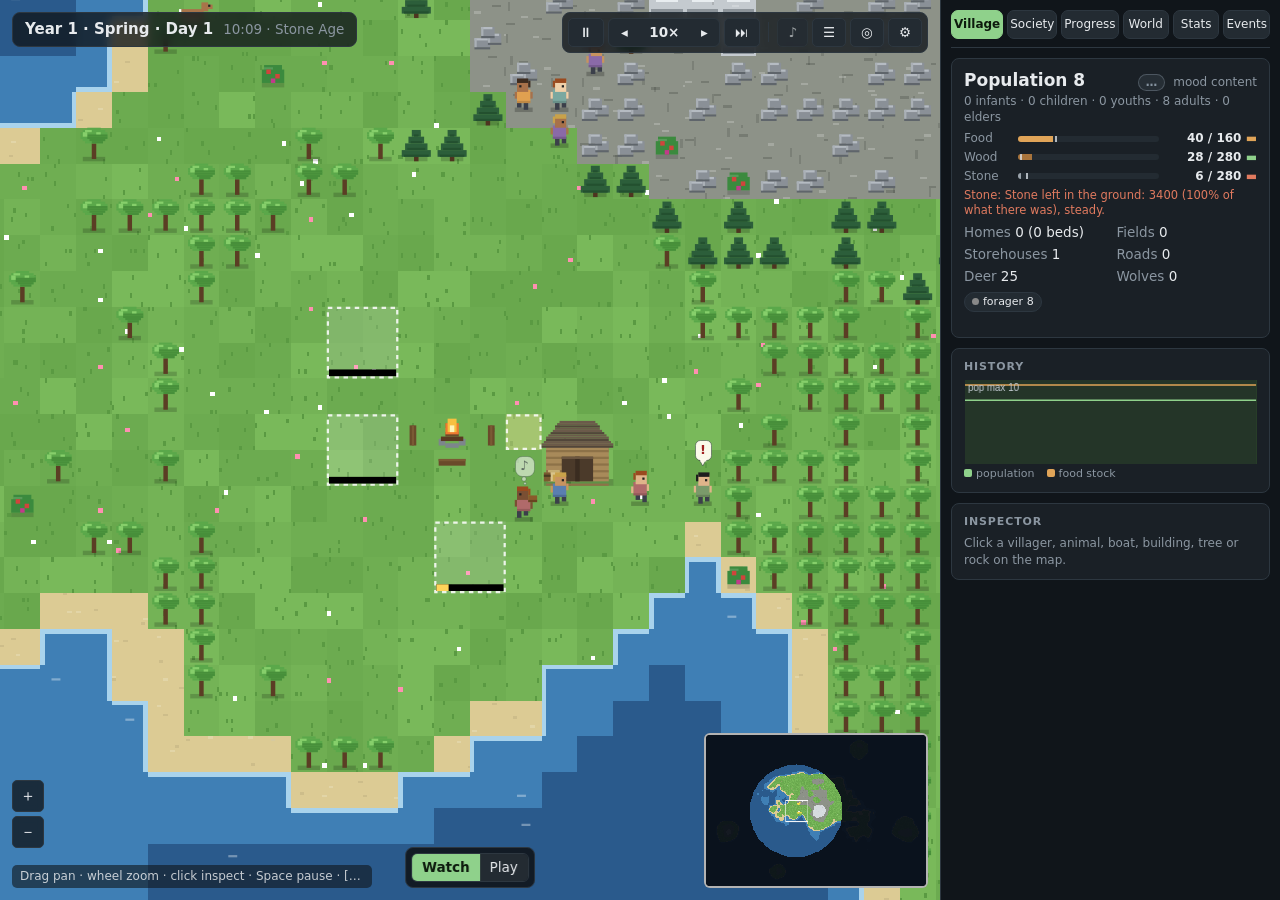
<file: index.html>
<!DOCTYPE html>
<html lang="en">
<head>
<!-- Village Sim © 2026 Zaat · MIT license (see LICENSE) -->
<meta charset="utf-8">
<meta name="viewport" content="width=device-width,initial-scale=1">
<title>Village Sim</title>
<link rel="stylesheet" href="style.css">
</head>
<body>
<svg width="0" height="0" style="position:absolute" aria-hidden="true"><symbol id="i-select" viewBox="0 0 24 24"><path d="M5 3l13 8-6 1.5L9.5 19z"/></symbol><symbol id="i-build" viewBox="0 0 24 24"><path d="M13 5l5 5-2 2-5-5zM12 8L5 15l4 4 7-7"/></symbol><symbol id="i-road" viewBox="0 0 24 24"><path d="M9 3L5 21M15 3l4 18M12 5v3M12 11v3M12 17v3"/></symbol><symbol id="i-zone" viewBox="0 0 24 24"><path d="M4 4h16v16H4zM4 12h16M12 4v16"/></symbol><symbol id="i-research" viewBox="0 0 24 24"><path d="M9 3h6M10 3v6L5 19a1.5 1.5 0 0 0 1.4 2h11.2A1.5 1.5 0 0 0 19 19l-5-10V3M8 15h8"/></symbol><symbol id="i-house" viewBox="0 0 24 24"><path d="M3 11l9-7 9 7M5 10v10h14V10M10 20v-5h4v5"/></symbol><symbol id="i-farm" viewBox="0 0 24 24"><path d="M3 18l3-8h12l3 8zM8 10l-2 8M12 10v8M16 10l2 8"/></symbol><symbol id="i-store" viewBox="0 0 24 24"><path d="M3 9l9-5 9 5v11H3zM8 20v-6h8v6"/></symbol><symbol id="i-workshop" viewBox="0 0 24 24"><path d="M4 9h14c0 3-2 4-5 4v3h3v3H8v-3h3v-3C7 13 5 12 4 9zM18 9h3"/></symbol><symbol id="i-logcamp" viewBox="0 0 24 24"><path d="M12 3l5 7h-3l4 6H6l4-6H7zM12 16v5"/></symbol><symbol id="i-minecamp" viewBox="0 0 24 24"><path d="M4 8c4-4 12-4 16 0M12 7v14M10 21h4"/></symbol><symbol id="i-lodge" viewBox="0 0 24 24"><path d="M3 20L12 4l9 16zM9.5 20l2.5-5 2.5 5"/></symbol><symbol id="i-market" viewBox="0 0 24 24"><path d="M3 9l2-5h14l2 5M3 9c0 1.7 1.3 2.5 3 2.5S9 10.7 9 9c0 1.7 1.3 2.5 3 2.5s3-.8 3-2.5c0 1.7 1.3 2.5 3 2.5s3-.8 3-2.5M5 12v8h14v-8"/></symbol><symbol id="i-plaza" viewBox="0 0 24 24"><path d="M3 8l9-4 9 4M5 9v9M10 9v9M14 9v9M19 9v9M3 20h18"/></symbol><symbol id="i-tavern" viewBox="0 0 24 24"><path d="M6 5h10v13a2 2 0 0 1-2 2H8a2 2 0 0 1-2-2zM16 8h2a2 2 0 0 1 0 6h-2M9 9v6M12 9v6"/></symbol><symbol id="i-share" viewBox="0 0 24 24"><path d="M4 8l8-4 8 4v8l-8 4-8-4zM4 8l8 4 8-4M12 12v8"/></symbol><symbol id="i-hand" viewBox="0 0 24 24"><path d="M8 12V6a1.5 1.5 0 0 1 3 0v5M11 11V4.5a1.5 1.5 0 0 1 3 0V11M14 11V6a1.5 1.5 0 0 1 3 0v8c0 4-2 6-5 6-3 0-4-1.5-6-4l-1.5-2.5a1.5 1.5 0 0 1 2.3-1.8L8 14"/></symbol></svg>
<div id="app">
  <div id="stage">
    <canvas id="cv"></canvas>
    <div id="hud"><span id="hudDate"></span><span id="hudTime"></span><span id="hudWarn" style="display:none"></span><button id="hudConcern" style="display:none" title="Concerns">⚑ 0</button><span id="hudRes"></span></div>
    <button id="layBack"></button>
    <div id="toasts"></div>
    <div id="concernPanel" style="display:none"><div class="cnhead"><b>Concerns</b><button id="cnClose" title="Close">✕</button></div><div id="cnBody"></div></div>
    <div id="ctl">
      <button id="playBtn" title="Pause / play (Space)">⏸</button>
      <span class="stepper"><button id="spDown" title="Slower ( [ )">◂</button><span id="spLabel" title="Simulation speed">10×</span><button id="spUp" title="Faster ( ] )">▸</button></span>
      <span class="presets wide"><button data-sp="1">1×</button><button data-sp="3">3×</button><button data-sp="10" class="on">10×</button><button data-sp="30">30×</button><button data-sp="100">100×</button><button data-sp="999" title="As fast as your machine can go">Max</button></span>
      <button id="stepBtn" title="Advance one day ( . ) · hold Shift for one season">⏭</button>
      <span id="rate" class="rate wide"></span>
      <span class="sep"></span>
      <button id="sndBtn" title="Music is off (M)">♪</button><button id="menuBtn" title="Menu: new world, save, settings, how to play, about">☰</button><button id="fol" title="Follow selected (F)">◎<span class="wide"> Follow</span></button><button id="gear" title="Settings, saving, Claude counsel and diagnostics (G)">⚙<span class="wide"> Settings</span></button>
    </div>
    <div id="sndPanel" style="display:none"><b id="sndName">No track yet</b><div class="hint" id="sndSub"></div><div class="sndrow"><button id="sndOnOff">Turn on</button><button id="sndSkip" title="Next track">Skip</button><button id="sndUp" title="I like this one">Like</button><button id="sndDown" title="Not for me">Dislike</button></div><label class="sndrow"><span class="hint">Volume</span><input type="range" id="sndVol" min="0" max="100" value="60"></label><div id="sndShareRow" style="display:none" class="sndrow"><label class="hint"><input type="checkbox" id="sndShare"> Share my ratings (just the track number and a thumb)</label></div><div class="hint">Made in your browser as you play. Press M to turn it on or off.</div></div>
    <div id="ptool">
      <span class="seg" id="modeSw" title="Watch the village live its life, or Play and take the lead"><button data-mode="watch" class="on">Watch</button><button data-mode="play">Play</button></span><span id="ptools" style="display:none">
      <span class="grp"><button data-tool="select" class="on" title="Select and inspect (V)"><svg class="ic"><use href="#i-select"/></svg>Select</button><button data-tool="build" title="Place buildings (B)"><svg class="ic"><use href="#i-build"/></svg>Build</button><button data-tool="road" title="Lay roads (R)"><svg class="ic"><use href="#i-road"/></svg>Road</button><button data-tool="zone" title="Paint zones for the village to build in (Z)"><svg class="ic"><use href="#i-zone"/></svg>Zone</button><button id="ppan" title="Move the map instead of painting (or hold Space)"><svg class="ic"><use href="#i-hand"/></svg></button></span>
      <span class="sep"></span><button id="presearch" title="Choose what the village studies">Research</button><button id="pcrowd" title="How the townsfolk who are not individually in play share their work">Crowd</button>
      <span class="sep"></span><span class="hint wide">Village plans</span><span class="grp"><button data-auto="build" data-tip="Buildings" class="on">Buildings</button><button data-auto="research" data-tip="Research" class="on">Research</button><button data-auto="jobs" data-tip="Jobs" class="on">Jobs</button></span>
      </span>
    </div>
    <div id="pstack"><div id="ppanel" style="display:none"></div><div id="pcmd" style="display:none"></div></div><div id="pmenu" style="display:none"></div><div id="pnote"></div><div id="tip" style="display:none"></div><div id="pconf" style="display:none"><button id="pcok" title="Build here">✓</button><button id="pcno" title="Cancel">✕</button></div><div id="pundo" style="display:none"></div><div id="pghost" style="display:none"></div>
    <div id="zoomCtl"><button id="zin" title="Zoom in (+)">＋</button><button id="zout" title="Zoom out (−)">－</button></div>
    <div id="drawer"><div class="drawerhead"><b>Settings &amp; tools</b><button id="drawerClose" title="Close (Esc)">✕</button></div>
    <div class="card"><h3>Settings</h3>
      <div class="hint" style="margin-bottom:4px">Language <span class="hint">the game text; your browser language is used the first time</span></div>
      <select id="set_lang" style="width:100%;margin-bottom:8px"></select>
      <div class="hint" style="margin-bottom:4px">Layout <span class="hint">Docked: map and side panel. Overlay: the map fills the screen and the panels float. Clean: just the essentials. Key L cycles.</span></div>
      <select id="set_layout" style="width:100%;margin-bottom:8px"><option value="docked">Docked</option><option value="clean">Clean</option></select>
      <div class="btnrow" style="margin-bottom:8px"><button id="set_tips">Show tips again</button></div>
      <div class="hint" style="margin-bottom:4px">Hardship <span class="hint">how forgiving the world is: births, newcomers, wolves, fevers, winters</span></div>
      <select id="set_hardship" style="width:100%;margin-bottom:8px"><option value="0">Gentle</option><option value="1">Normal</option><option value="2">Harsh</option></select>
      <div class="hint" style="margin-bottom:4px">Philosophy <span class="hint">what the village tends to study first</span></div>
      <select id="set_philosophy" style="width:100%;margin-bottom:8px"></select>
      <div class="hint" style="margin-bottom:4px">Open knowledge <span class="hint">sandbox: lifts the limits on research (the world is marked as a sandbox)</span></div>
      <select id="set_open" style="width:100%;margin-bottom:8px"><option value="0">Off</option><option value="1">Relaxed</option><option value="2">Unlimited</option></select>
      <label class="tog"><input type="checkbox" id="set_survival"><span class="sw"></span><span>Survival mode <span class="risk hard">much harder</span> <span class="hint">harsher food, cold, wolves, fever; a small village can die out</span></span></label>
      <label class="tog" style="margin-top:6px"><input type="checkbox" id="set_disasters"><span class="sw"></span><span>Disasters <span class="risk mid">harder</span> <span class="hint">fire, storms, drought, fever, harsh winter</span></span></label>
      <label class="tog" style="margin-top:6px"><input type="checkbox" id="set_raids"><span class="sw"></span><span>Raids and war <span class="risk mid">harder later</span> <span class="hint">hostile clans may attack the dock and outposts, and the council may march against them; off by default</span></span></label>
      <label class="tog" style="margin-top:6px"><input type="checkbox" id="set_crime"><span class="sw"></span><span>Crime and conflict <span class="risk low">a little harder</span> <span class="hint">theft, brawls, trials</span></span></label>
      <div id="riskNote" class="riskNote" style="display:none"></div>
    </div>
    <div class="card"><h3>Concern alerts</h3>
      <div class="hint" style="margin-bottom:6px">What should happen when something becomes critical (falling population, famine, a faction about to leave)?</div>
      <select id="alertMode" style="width:100%"><option value="off">Only show the badge and toast</option><option value="pause">Pause the game</option><option value="slow">Slow the game to 1×</option></select>
      <label class="tog" style="margin-top:8px"><input type="checkbox" id="alertToasts" checked><span class="sw"></span><span>Toasts for critical concerns <span class="hint">stay until dismissed</span></span></label>
    </div>
    <div class="card"><h3>Save &amp; load</h3>
      <div class="hint" id="saveInfo">Nothing saved yet.</div>
      <div class="btnrow"><button id="saveNow">Save now</button><button id="loadSave">Saves…</button><button id="newWorldBtn" title="Start a new village">New world…</button></div>
      <div class="btnrow"><button id="exportBtn">Export file</button><button id="importBtn">Import file</button></div>
      <input type="file" id="importFile" accept=".json,.gz,.json.gz,.zip,application/json,application/gzip,application/zip" style="display:none">
      <label class="tog" style="margin-top:8px"><input type="checkbox" id="autoresume" checked><span class="sw"></span><span>Resume automatically <span class="hint">when the page opens</span></span></label>
      <label class="tog" style="margin-top:6px"><input type="checkbox" id="bubbleToggle" checked><span class="sw"></span><span>Thought bubbles <span class="hint">speech, thoughts and dreams above villagers</span></span></label>
      <label class="tog" style="margin-top:6px"><input type="checkbox" id="autosave" checked><span class="sw"></span><span>Autosave <span class="hint">every minute, in this browser</span></span></label>
      <div class="hint" style="margin-top:6px">Browser saves stay on this device and can be cleared by the browser. Export a file to keep a village safe or move it to another device.</div>
    </div>
    <div class="card" id="mindCard">
      <h3>Claude counsel <span class="beta">optional</span></h3>
      <div class="hint" style="margin-bottom:6px">Lets Claude make the council's and courts' decisions from options the simulation offers, based on each member's personality and opinions. If it is off or unavailable, the village's own rules decide.</div>
      <label class="tog"><input type="checkbox" id="mindToggle"><span class="sw"></span><span id="mindLabel">Off — uses your Claude usage when on</span></label>
      <div class="hint" id="mindStatus"></div>
      <button id="mindRetry" style="display:none;margin-top:6px">Request permission again</button>
      <label class="tog" style="margin-top:8px"><input type="checkbox" id="vaiToggle"><span class="sw"></span><span>Claude writes the selected villager's thoughts <span class="hint">off by default; uses your Claude usage</span></span></label>
      <div class="hint" id="vaiStatus"></div>
      <div id="mindLog"></div>
    </div>
    <details class="card" id="diagCard"><summary>Diagnostics <span class="hint" id="diagVer"></span> <span class="beta" id="diagBadge">ok</span></summary>
      <div class="hint" style="margin:4px 0 2px">The village now</div><pre class="wline" id="diagText" style="user-select:text;-webkit-user-select:text"></pre>
      <div class="hint" style="margin:6px 0 2px">The engine</div><div id="diagBody" class="hint">Collecting…</div>
      <div class="btnrow"><button id="diagCopy">Copy report</button><button id="diagSave">Download report</button><button id="diagTextCopy">Copy the village text only</button></div>
      <div class="btnrow"><button id="diagCheck">Self-check &amp; repair</button><button id="diagProf">Clear timings</button></div>
      <textarea id="diagBox" readonly style="display:none"></textarea>
    </details>
    <div class="card"><h3>Time travel</h3>
      <div class="hint" style="margin-bottom:6px">Skip ahead and see what the village becomes. A copy is kept first, so you can undo the skip afterwards.</div>
      <div style="display:flex;gap:6px;align-items:center"><select id="ttSel"><option value="8">One season</option><option value="32" selected>One year</option><option value="64">Two years</option><option value="160">Five years</option><option value="320">Ten years (slow)</option></select><button id="ttGo">Fast-forward</button><button id="ttCancel" disabled>Stop</button></div>
      <div class="bar" style="margin-top:8px"><i id="ttBar" style="background:var(--acc);width:0"></i></div><div class="hint" id="ttInfo">Ready.</div><div id="ttResult" class="hint"></div></div>
    <div class="card"><h3>World</h3>
      <div class="hint" id="mapnow"></div>
      <div class="hint wline" id="worldLine"></div>
      <div class="btnrow"><button id="restart">New world…</button></div></div>
    </div>
    <div id="tree" style="display:none"><div class="treebox"><div class="drawerhead"><b>Tree of knowledge</b><button id="treeClose" title="Close">✕</button></div><div id="treeSvg" class="treescroll"></div><div id="treeInfo" class="treeinfo"></div></div></div>
    <div id="menu" style="display:none"><button data-mn="new">New world…</button><button data-mn="scen">Scenarios…</button><button data-mn="save">Save now</button><button data-mn="load" id="mn_load">Saves…</button><hr><button data-mn="settings">Settings</button><button data-mn="fullscreen" id="mn_fs">Full screen (X)</button><hr><button data-mn="help">How to play</button><button data-mn="about">About</button><div class="mver" id="menuVer"></div></div>
    <div id="modal" style="display:none"><div class="nwbox"><div class="drawerhead"><h3 id="modal_t"></h3><button id="modal_x" title="Close (Esc)">✕</button></div><div id="modal_b" class="mbody"></div></div></div>
    <div id="over" style="display:none"><div class="nwbox">
      <h3 id="over_title"></h3><div id="over_text" style="margin-bottom:10px"></div>
      <canvas id="over_chart" width="470" height="90" style="width:100%;height:90px;display:block;background:#10151a;border-radius:6px"></canvas>
      <div id="over_facts" class="kvl" style="margin:10px 0"></div><div id="over_tales"></div><div class="hint" id="over_rec" style="margin:4px 0 8px"></div>
      <div class="hint wline" id="over_line" style="margin-bottom:10px"></div>
      <div class="btnrow"><button id="over_again" class="on" title="The same seed and settings, from the start">Same world again</button><button id="over_new">New world…</button><button id="over_cont" title="Keep watching what is left">Keep watching</button><button id="over_copy">Copy world line</button></div>
    </div></div>
    <div id="nw" style="display:none"><div class="nwbox">
      <h3>New world</h3>
      <div class="nwrow"><span class="hint">Seed</span><input id="nw_seed" inputmode="numeric"><button id="nw_dice" title="Pick a random seed" aria-label="Random seed">🎲</button></div>
      <div class="hint" style="margin-top:10px">Map type</div><div id="nw_types" class="nwchoices"></div>
      <div class="hint" style="margin-top:10px">Map size</div><div id="nw_sizes" class="nwchoices"></div>
      <div class="hint" style="margin-top:10px">Hardship <span class="hint">· you can change it later in Settings</span></div><div id="nw_hard" class="nwchoices"></div>
      <div class="hint" style="margin-top:10px">Philosophy <span class="hint">· what the village tends to study first</span></div><div id="nw_phil" class="nwchoices"></div>
      <div class="hint" style="margin-top:10px">Open knowledge <span class="hint">· a sandbox option; marks the world as a sandbox</span></div><div id="nw_open" class="nwchoices"></div>
      <div class="btnrow" style="margin-top:8px"><button id="nw_check" title="Generate this world and list what it is good for">Check this world</button></div><div id="nw_traits" class="hint" style="margin-top:6px"></div>
      <div class="hint" id="nw_note" style="margin-top:8px"></div>
      <div class="btnrow" style="margin-top:12px"><button id="nw_go" class="on">Start</button><button id="nw_cancel">Cancel</button></div>
    </div></div>
    <canvas id="mini" title="Click to move the camera"></canvas>
    <div id="resume" style="display:none"><div><b>Saved village found</b><div class="hint" id="resumeInfo"></div><div class="hint">The game is paused until you choose.</div></div><div class="btnrow"><button id="resumeBtn" class="on">Resume</button><button id="resumeDl" style="display:none">Download save</button><button id="resumeNo">Start fresh</button></div></div>
    <div id="hint">Drag pan · wheel zoom · click inspect · Space pause · [ ] speed · ? keys</div>
    <div id="keysOv" style="display:none"></div>
  </div>
  <aside id="side">
    <div class="tabbar" id="tabbar"><button data-tab="village" class="on">Village</button><button data-tab="society">Society</button><button data-tab="progress">Progress</button><button data-tab="world">World</button><button data-tab="stats">Stats</button><button data-tab="events">Events</button></div>
    <section class="tab on" id="tab_village">
    <div class="card" id="statCard"></div>
    <div class="card"><h3>History</h3><canvas id="chart" width="300" height="84"></canvas>
      <div class="leg"><span><i style="background:#8fd18b"></i>population</span><span><i style="background:#e0a458"></i>food stock</span></div></div>
    <div class="card" id="sel"><h3>Inspector</h3><div class="hint">Click something on the map.</div></div>
    </section>
    <section class="tab" id="tab_society">
    <div class="card"><h3>How the village is ruled</h3><div id="regimeCard"></div></div>
    <div class="card"><h3>Village council</h3><div id="councilCard"></div></div>
    <div class="card"><h3>Culture &amp; guilds</h3><div id="cultCard"></div></div>
    <div class="card"><h3>Causes of death</h3><div id="deathCard"></div></div>
    <div class="card"><h3>Families &amp; feuds</h3><div id="livesCard"></div></div>
    <div class="card"><h3>Social circles</h3><div id="groupCard"></div></div>
    </section>
    <section class="tab" id="tab_progress">
    <div class="card"><h3>Knowledge &amp; discoveries</h3><div id="techCard"></div><div class="btnrow" style="margin-top:6px"><button id="treeBtn">Tree of knowledge…</button></div></div>
    <div class="card"><h3>Trade &amp; treasury</h3><div id="econCard"></div></div>
    <div class="card"><h3>Livelihoods</h3><div id="livCard"></div></div>
    <div class="card" id="harbourBox"><h3>Harbour &amp; trade abroad</h3><div id="harbourCard"></div></div>
    <div class="card" id="discBox"><h3>Expeditions &amp; discoveries</h3><div id="discCard"></div></div>
    <div class="card"><h3>Great projects</h3><div id="projCard"></div></div>
    </section>
    <section class="tab" id="tab_world">
    <div class="card" id="outBox"><h3>Settlements &amp; outposts</h3><div id="outCard"></div></div>
    <div class="card"><h3>Neighbours</h3><div id="neighCard"></div></div>
    <div class="card" id="cityBox"><h3>City</h3><div id="cityCard"></div></div>
    <div class="card" id="warBox"><h3>Defence &amp; war</h3><div id="warCard"></div></div>
    <div class="card"><h3>Chronicle &amp; lessons</h3><div id="chronCard"></div></div>
    </section>
    <section class="tab" id="tab_stats">
    <div class="card"><h3>A civilization in numbers</h3><div id="statSummary"></div></div>
    <div class="card"><h3>Over time</h3>
      <div class="chips" id="statViews" style="margin:0 0 6px"></div>
      <div style="position:relative"><canvas id="statChart" style="width:100%;height:210px;display:block"></canvas><div id="statTip" class="stattip" style="display:none"></div></div>
      <div id="statLegend" class="statlegend"></div>
      <select id="statAdd" style="width:100%;margin-top:6px"></select>
      <div class="statwin" id="statWin"></div>
      <div class="hint" style="margin-top:4px">Each line is scaled to its own range. Triangles mark notable events (red: hard times); dashed lines mark new ages.</div>
    </div>
    <div class="card"><h3>What happens, and how often</h3><div id="statEvents"></div></div>
    <div class="card"><h3>Records &amp; firsts</h3><div id="statRecords"></div>
      <div class="btnrow" style="margin-top:10px"><button id="statCsv">Export CSV</button><button id="statJson">Export JSON</button></div></div>
    </section>
    <section class="tab" id="tab_events">
    <div class="card" id="nowCard"></div>
    <div class="card" id="feedCard"></div>
    <div class="card" id="yearsCard"></div>
    <div class="card" id="talkCard"></div>
    </section>
  </aside>
</div>
<script src="src/i18n.js"></script>
<script src="src/config.js"></script>
<script src="src/animals.js"></script>
<script src="src/villager.js"></script>
<script src="src/town.js"></script>
<script src="src/society.js"></script>
<script src="src/techtree.js"></script>
<script src="src/unlocks.js"></script>
<script src="src/tech.js"></script>
<script src="src/water.js"></script>
<script src="src/trade.js"></script>
<script src="src/projects.js"></script>
<script src="src/history.js"></script>
<script src="src/events.js"></script>
<script src="src/buildings.js"></script>
<script src="src/character.js"></script>
<script src="src/regime.js"></script>
<script src="src/strife.js"></script>
<script src="src/lives.js"></script>
<script src="src/livelihoods.js"></script>
<script src="src/stats.js"></script>
<script src="src/concerns.js"></script>
<script src="src/outposts.js"></script>
<script src="src/bridges.js"></script>
<script src="src/terraform.js"></script>
<script src="src/discovery.js"></script>
<script src="src/timber.js"></script>
<script src="src/resources.js"></script>
<script src="src/economy.js"></script>
<script src="src/districts.js"></script>
<script src="src/voices.js"></script>
<script src="src/places.js"></script>
<script src="src/neighbours.js"></script>
<script src="src/mapgen.js"></script>
<script src="src/diplomacy.js"></script>
<script src="src/war.js"></script>
<script src="src/culture.js"></script>
<script src="src/city.js"></script>
<script src="src/energy.js"></script>
<script src="src/design.js"></script>
<script src="src/diag.js"></script>
<script src="src/crowd.js"></script>
<script src="src/play.js"></script>
<script src="src/gameover.js"></script>
<script src="src/routes.js"></script>
<script src="src/save.js"></script>
<script src="src/world.js"></script>
<script src="src/render.js"></script>
<script src="src/crowdui.js"></script>
<script src="src/debug.js"></script>
<script src="src/statsui.js"></script>
<script src="src/concernsui.js"></script>
<script src="src/voicesui.js"></script>
<script src="src/eventsui.js"></script>
<script src="src/playui.js"></script>
<script src="src/overui.js"></script>
<script src="src/helpui.js"></script>
<script src="src/sound.js"></script>
<script src="src/saves.js"></script>
<script src="src/ui.js"></script>
<script src="src/treeui.js"></script>
</body>
</html>
</file>
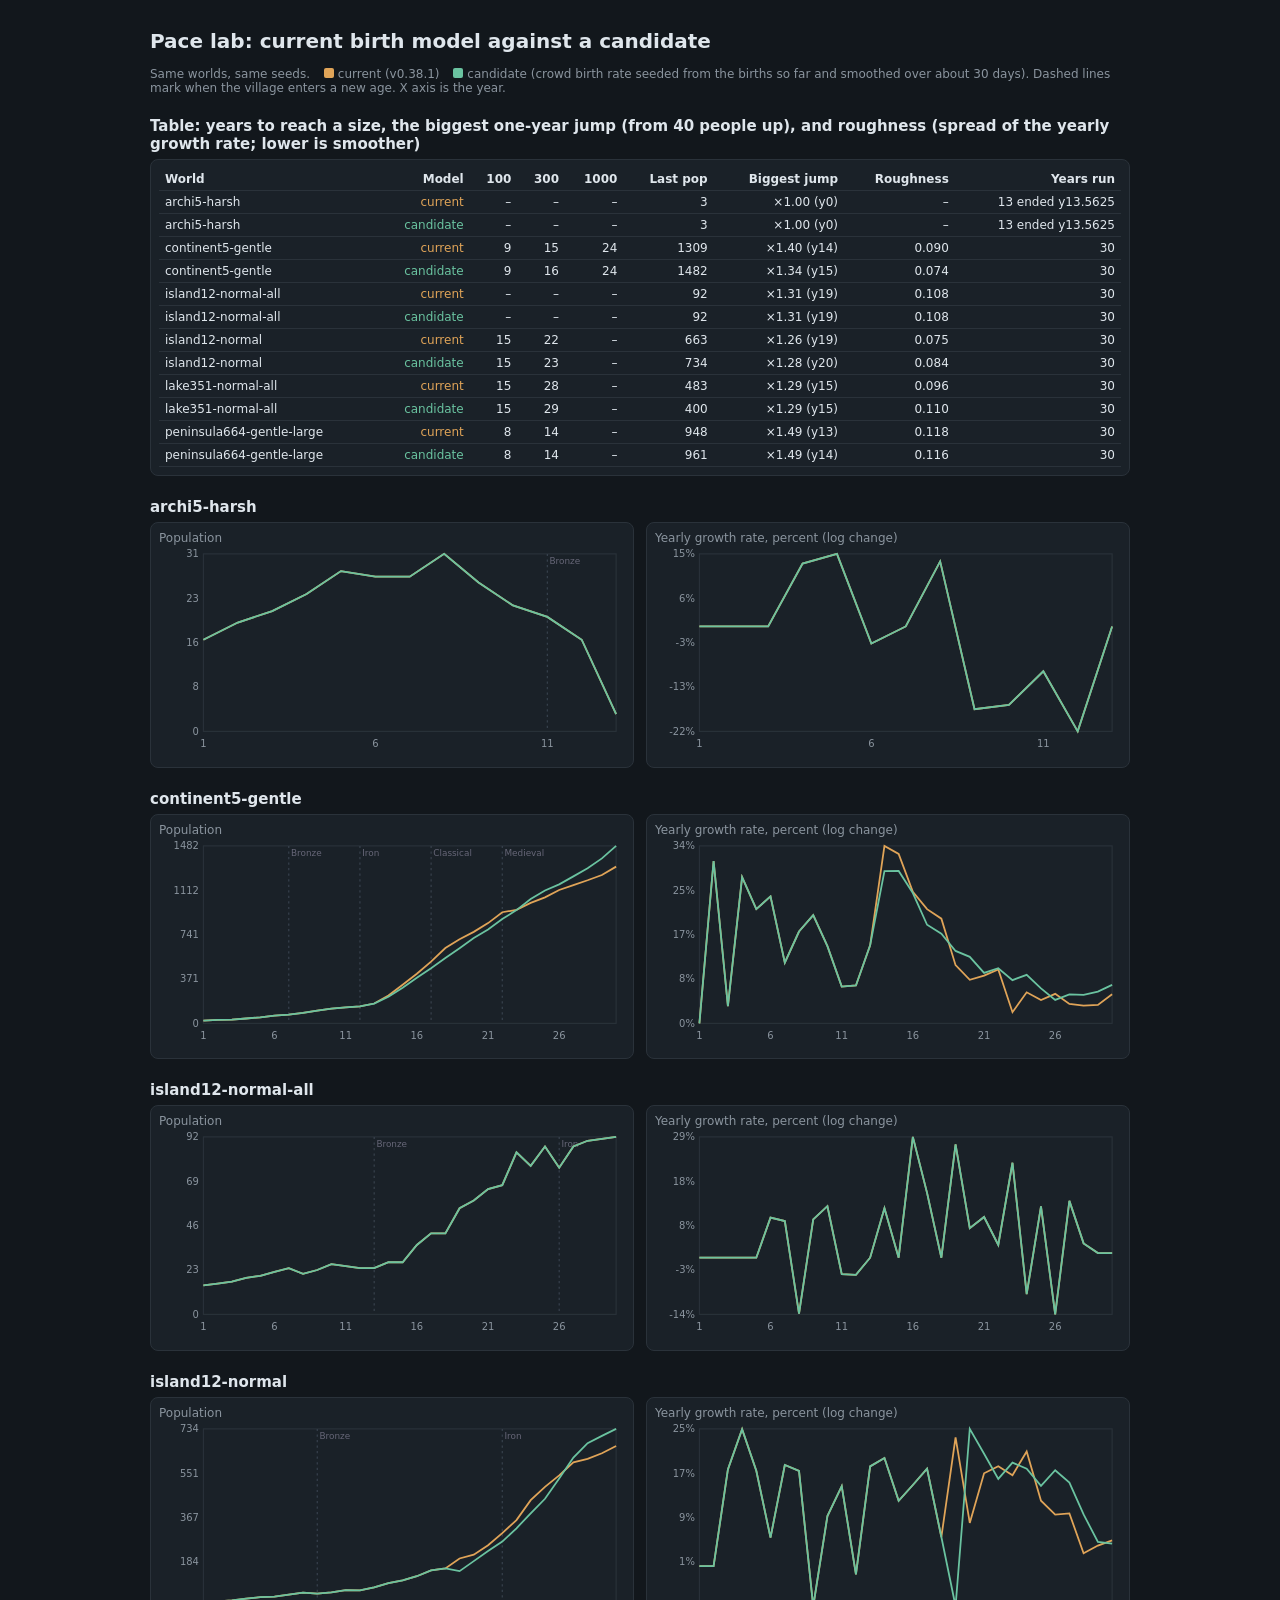
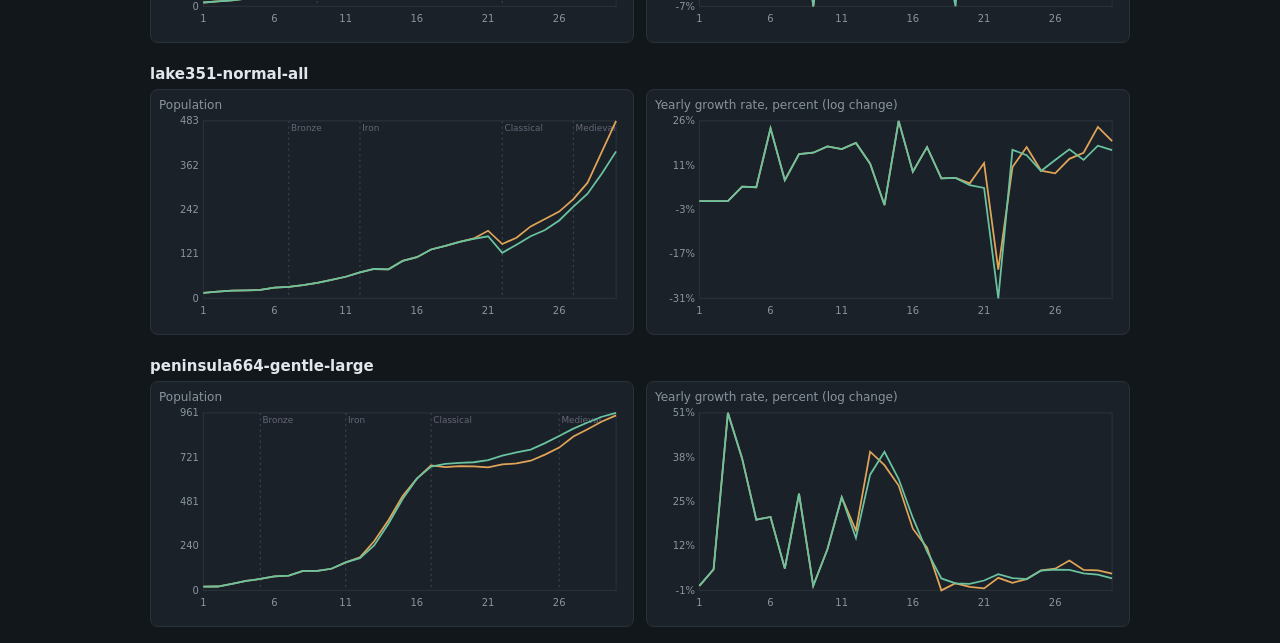
<file: docs/pace-lab.html>
<!DOCTYPE html><html lang="en"><head><meta charset="utf-8"><title>Village Sim pace lab</title><meta name="viewport" content="width=device-width,initial-scale=1"><style>body{font:14px system-ui,sans-serif;background:#12171c;color:#dfe6ec;margin:0;padding:16px;max-width:980px;margin:auto}h1{font-size:20px}h2{font-size:15px;margin:22px 0 6px}.g{display:grid;grid-template-columns:repeat(auto-fit,minmax(300px,1fr));gap:12px}.c{background:#1a2128;border:1px solid #2a323a;border-radius:8px;padding:8px}.h{color:#8a949e;font-size:12px}table{border-collapse:collapse;width:100%;font-size:12px}td,th{border-bottom:1px solid #2a323a;padding:4px 6px;text-align:right}th:first-child,td:first-child{text-align:left}i{display:inline-block;width:10px;height:10px;border-radius:2px;margin:0 4px 0 10px}</style></head><body><h1>Pace lab: current birth model against a candidate</h1><div class="h">Same worlds, same seeds. <i style="background:#e0a458"></i>current (v0.38.1) <i style="background:#6ac3a0"></i>candidate (crowd birth rate seeded from the births so far and smoothed over about 30 days). Dashed lines mark when the village enters a new age. X axis is the year.</div><h2>Table: years to reach a size, the biggest one-year jump (from 40 people up), and roughness (spread of the yearly growth rate; lower is smoother)</h2><div class="c"><table><tr><th>World</th><th>Model</th><th>100</th><th>300</th><th>1000</th><th>Last pop</th><th>Biggest jump</th><th>Roughness</th><th>Years run</th></tr><tr><td>archi5-harsh</td><td style="color:#e0a458">current</td><td>–</td><td>–</td><td>–</td><td>3</td><td>×1.00 (y0)</td><td>–</td><td>13 ended y13.5625</td></tr><tr><td>archi5-harsh</td><td style="color:#6ac3a0">candidate</td><td>–</td><td>–</td><td>–</td><td>3</td><td>×1.00 (y0)</td><td>–</td><td>13 ended y13.5625</td></tr><tr><td>continent5-gentle</td><td style="color:#e0a458">current</td><td>9</td><td>15</td><td>24</td><td>1309</td><td>×1.40 (y14)</td><td>0.090</td><td>30</td></tr><tr><td>continent5-gentle</td><td style="color:#6ac3a0">candidate</td><td>9</td><td>16</td><td>24</td><td>1482</td><td>×1.34 (y15)</td><td>0.074</td><td>30</td></tr><tr><td>island12-normal-all</td><td style="color:#e0a458">current</td><td>–</td><td>–</td><td>–</td><td>92</td><td>×1.31 (y19)</td><td>0.108</td><td>30</td></tr><tr><td>island12-normal-all</td><td style="color:#6ac3a0">candidate</td><td>–</td><td>–</td><td>–</td><td>92</td><td>×1.31 (y19)</td><td>0.108</td><td>30</td></tr><tr><td>island12-normal</td><td style="color:#e0a458">current</td><td>15</td><td>22</td><td>–</td><td>663</td><td>×1.26 (y19)</td><td>0.075</td><td>30</td></tr><tr><td>island12-normal</td><td style="color:#6ac3a0">candidate</td><td>15</td><td>23</td><td>–</td><td>734</td><td>×1.28 (y20)</td><td>0.084</td><td>30</td></tr><tr><td>lake351-normal-all</td><td style="color:#e0a458">current</td><td>15</td><td>28</td><td>–</td><td>483</td><td>×1.29 (y15)</td><td>0.096</td><td>30</td></tr><tr><td>lake351-normal-all</td><td style="color:#6ac3a0">candidate</td><td>15</td><td>29</td><td>–</td><td>400</td><td>×1.29 (y15)</td><td>0.110</td><td>30</td></tr><tr><td>peninsula664-gentle-large</td><td style="color:#e0a458">current</td><td>8</td><td>14</td><td>–</td><td>948</td><td>×1.49 (y13)</td><td>0.118</td><td>30</td></tr><tr><td>peninsula664-gentle-large</td><td style="color:#6ac3a0">candidate</td><td>8</td><td>14</td><td>–</td><td>961</td><td>×1.49 (y14)</td><td>0.116</td><td>30</td></tr></table></div><h2>archi5-harsh</h2><div class="g"><div class="c"><div class="h">Population</div><svg viewBox="0 0 420 190" width="100%"><rect x="40" y="8" width="372" height="160" fill="none" stroke="#2a323a"/><text x="36" y="171" fill="#8a949e" font-size="9" text-anchor="end">0</text><text x="36" y="131" fill="#8a949e" font-size="9" text-anchor="end">8</text><text x="36" y="91" fill="#8a949e" font-size="9" text-anchor="end">16</text><text x="36" y="51" fill="#8a949e" font-size="9" text-anchor="end">23</text><text x="36" y="11" fill="#8a949e" font-size="9" text-anchor="end">31</text><text x="40" y="182" fill="#8a949e" font-size="9" text-anchor="middle">1</text><text x="195" y="182" fill="#8a949e" font-size="9" text-anchor="middle">6</text><text x="350" y="182" fill="#8a949e" font-size="9" text-anchor="middle">11</text><line x1="350" x2="350" y1="8" y2="168" stroke="#3a4450" stroke-dasharray="2 3"/><text x="352" y="17" fill="#667" font-size="8">Bronze</text><polyline fill="none" stroke="#e0a458" stroke-width="1.6" points="40.0,85.4 71.0,69.9 102.0,59.6 133.0,44.1 164.0,23.5 195.0,28.6 226.0,28.6 257.0,8.0 288.0,33.8 319.0,54.5 350.0,64.8 381.0,85.4 412.0,152.5"/><polyline fill="none" stroke="#6ac3a0" stroke-width="1.6" points="40.0,85.4 71.0,69.9 102.0,59.6 133.0,44.1 164.0,23.5 195.0,28.6 226.0,28.6 257.0,8.0 288.0,33.8 319.0,54.5 350.0,64.8 381.0,85.4 412.0,152.5"/></svg></div><div class="c"><div class="h">Yearly growth rate, percent (log change)</div><svg viewBox="0 0 420 190" width="100%"><rect x="40" y="8" width="372" height="160" fill="none" stroke="#2a323a"/><text x="36" y="171" fill="#8a949e" font-size="9" text-anchor="end">-22%</text><text x="36" y="131" fill="#8a949e" font-size="9" text-anchor="end">-13%</text><text x="36" y="91" fill="#8a949e" font-size="9" text-anchor="end">-3%</text><text x="36" y="51" fill="#8a949e" font-size="9" text-anchor="end">6%</text><text x="36" y="11" fill="#8a949e" font-size="9" text-anchor="end">15%</text><text x="40" y="182" fill="#8a949e" font-size="9" text-anchor="middle">1</text><text x="195" y="182" fill="#8a949e" font-size="9" text-anchor="middle">6</text><text x="350" y="182" fill="#8a949e" font-size="9" text-anchor="middle">11</text><polyline fill="none" stroke="#e0a458" stroke-width="1.6" points="40.0,73.4 71.0,73.4 102.0,73.4 133.0,16.7 164.0,8.0 195.0,88.8 226.0,73.4 257.0,14.8 288.0,148.0 319.0,144.2 350.0,113.8 381.0,168.0 412.0,73.4"/><polyline fill="none" stroke="#6ac3a0" stroke-width="1.6" points="40.0,73.4 71.0,73.4 102.0,73.4 133.0,16.7 164.0,8.0 195.0,88.8 226.0,73.4 257.0,14.8 288.0,148.0 319.0,144.2 350.0,113.8 381.0,168.0 412.0,73.4"/></svg></div></div><h2>continent5-gentle</h2><div class="g"><div class="c"><div class="h">Population</div><svg viewBox="0 0 420 190" width="100%"><rect x="40" y="8" width="372" height="160" fill="none" stroke="#2a323a"/><text x="36" y="171" fill="#8a949e" font-size="9" text-anchor="end">0</text><text x="36" y="131" fill="#8a949e" font-size="9" text-anchor="end">371</text><text x="36" y="91" fill="#8a949e" font-size="9" text-anchor="end">741</text><text x="36" y="51" fill="#8a949e" font-size="9" text-anchor="end">1112</text><text x="36" y="11" fill="#8a949e" font-size="9" text-anchor="end">1482</text><text x="40" y="182" fill="#8a949e" font-size="9" text-anchor="middle">1</text><text x="104.13793103448276" y="182" fill="#8a949e" font-size="9" text-anchor="middle">6</text><text x="168.27586206896552" y="182" fill="#8a949e" font-size="9" text-anchor="middle">11</text><text x="232.41379310344828" y="182" fill="#8a949e" font-size="9" text-anchor="middle">16</text><text x="296.55172413793105" y="182" fill="#8a949e" font-size="9" text-anchor="middle">21</text><text x="360.6896551724138" y="182" fill="#8a949e" font-size="9" text-anchor="middle">26</text><line x1="116.9655172413793" x2="116.9655172413793" y1="8" y2="168" stroke="#3a4450" stroke-dasharray="2 3"/><text x="118.9655172413793" y="17" fill="#667" font-size="8">Bronze</text><line x1="181.10344827586206" x2="181.10344827586206" y1="8" y2="168" stroke="#3a4450" stroke-dasharray="2 3"/><text x="183.10344827586206" y="17" fill="#667" font-size="8">Iron</text><line x1="245.24137931034483" x2="245.24137931034483" y1="8" y2="168" stroke="#3a4450" stroke-dasharray="2 3"/><text x="247.24137931034483" y="17" fill="#667" font-size="8">Classical</text><line x1="309.3793103448276" x2="309.3793103448276" y1="8" y2="168" stroke="#3a4450" stroke-dasharray="2 3"/><text x="311.3793103448276" y="17" fill="#667" font-size="8">Medieval</text><polyline fill="none" stroke="#e0a458" stroke-width="1.6" points="40.0,165.6 52.8,164.8 65.7,164.7 78.5,163.6 91.3,162.5 104.1,161.0 117.0,160.1 129.8,158.6 142.6,156.4 155.4,154.6 168.3,153.6 181.1,152.6 193.9,150.1 206.8,142.8 219.6,133.2 232.4,123.3 245.2,112.4 258.1,100.1 270.9,92.1 283.7,85.5 296.6,77.6 309.4,67.8 322.2,65.7 335.0,59.4 347.9,54.4 360.7,47.8 373.5,43.3 386.3,39.0 399.2,34.3 412.0,26.7"/><polyline fill="none" stroke="#6ac3a0" stroke-width="1.6" points="40.0,165.6 52.8,164.8 65.7,164.7 78.5,163.6 91.3,162.5 104.1,161.0 117.0,160.1 129.8,158.6 142.6,156.4 155.4,154.6 168.3,153.6 181.1,152.6 193.9,150.1 206.8,144.0 219.6,135.9 232.4,126.9 245.2,118.3 258.1,109.1 270.9,100.3 283.7,91.1 296.6,83.4 309.4,74.0 322.2,65.9 335.0,55.9 347.9,48.2 360.7,42.7 373.5,35.5 386.3,28.1 399.2,19.3 412.0,8.0"/></svg></div><div class="c"><div class="h">Yearly growth rate, percent (log change)</div><svg viewBox="0 0 420 190" width="100%"><rect x="40" y="8" width="372" height="160" fill="none" stroke="#2a323a"/><text x="36" y="171" fill="#8a949e" font-size="9" text-anchor="end">0%</text><text x="36" y="131" fill="#8a949e" font-size="9" text-anchor="end">8%</text><text x="36" y="91" fill="#8a949e" font-size="9" text-anchor="end">17%</text><text x="36" y="51" fill="#8a949e" font-size="9" text-anchor="end">25%</text><text x="36" y="11" fill="#8a949e" font-size="9" text-anchor="end">34%</text><text x="40" y="182" fill="#8a949e" font-size="9" text-anchor="middle">1</text><text x="104.13793103448276" y="182" fill="#8a949e" font-size="9" text-anchor="middle">6</text><text x="168.27586206896552" y="182" fill="#8a949e" font-size="9" text-anchor="middle">11</text><text x="232.41379310344828" y="182" fill="#8a949e" font-size="9" text-anchor="middle">16</text><text x="296.55172413793105" y="182" fill="#8a949e" font-size="9" text-anchor="middle">21</text><text x="360.6896551724138" y="182" fill="#8a949e" font-size="9" text-anchor="middle">26</text><polyline fill="none" stroke="#e0a458" stroke-width="1.6" points="40.0,168.0 52.8,21.6 65.7,152.5 78.5,36.1 91.3,65.0 104.1,53.5 117.0,113.2 129.8,85.2 142.6,70.4 155.4,98.4 168.3,134.9 181.1,133.8 193.9,97.6 206.8,8.0 219.6,15.3 232.4,49.4 245.2,65.0 258.1,73.6 270.9,115.5 283.7,128.7 296.6,124.9 309.4,119.3 322.2,157.9 335.0,140.0 347.9,146.9 360.7,141.4 373.5,150.5 386.3,151.9 399.2,151.3 412.0,141.7"/><polyline fill="none" stroke="#6ac3a0" stroke-width="1.6" points="40.0,168.0 52.8,21.6 65.7,152.5 78.5,36.1 91.3,65.0 104.1,53.5 117.0,113.2 129.8,85.2 142.6,70.4 155.4,98.4 168.3,134.9 181.1,133.8 193.9,97.6 206.8,30.8 219.6,30.6 232.4,50.5 245.2,79.1 258.1,87.1 270.9,102.7 283.7,108.0 296.6,122.5 309.4,118.3 322.2,129.0 335.0,124.2 347.9,136.4 360.7,146.8 373.5,141.9 386.3,142.2 399.2,139.4 412.0,133.3"/></svg></div></div><h2>island12-normal-all</h2><div class="g"><div class="c"><div class="h">Population</div><svg viewBox="0 0 420 190" width="100%"><rect x="40" y="8" width="372" height="160" fill="none" stroke="#2a323a"/><text x="36" y="171" fill="#8a949e" font-size="9" text-anchor="end">0</text><text x="36" y="131" fill="#8a949e" font-size="9" text-anchor="end">23</text><text x="36" y="91" fill="#8a949e" font-size="9" text-anchor="end">46</text><text x="36" y="51" fill="#8a949e" font-size="9" text-anchor="end">69</text><text x="36" y="11" fill="#8a949e" font-size="9" text-anchor="end">92</text><text x="40" y="182" fill="#8a949e" font-size="9" text-anchor="middle">1</text><text x="104.13793103448276" y="182" fill="#8a949e" font-size="9" text-anchor="middle">6</text><text x="168.27586206896552" y="182" fill="#8a949e" font-size="9" text-anchor="middle">11</text><text x="232.41379310344828" y="182" fill="#8a949e" font-size="9" text-anchor="middle">16</text><text x="296.55172413793105" y="182" fill="#8a949e" font-size="9" text-anchor="middle">21</text><text x="360.6896551724138" y="182" fill="#8a949e" font-size="9" text-anchor="middle">26</text><line x1="193.9310344827586" x2="193.9310344827586" y1="8" y2="168" stroke="#3a4450" stroke-dasharray="2 3"/><text x="195.9310344827586" y="17" fill="#667" font-size="8">Bronze</text><line x1="360.6896551724138" x2="360.6896551724138" y1="8" y2="168" stroke="#3a4450" stroke-dasharray="2 3"/><text x="362.6896551724138" y="17" fill="#667" font-size="8">Iron</text><polyline fill="none" stroke="#e0a458" stroke-width="1.6" points="40.0,141.9 52.8,140.2 65.7,138.4 78.5,135.0 91.3,133.2 104.1,129.7 117.0,126.3 129.8,131.5 142.6,128.0 155.4,122.8 168.3,124.5 181.1,126.3 193.9,126.3 206.8,121.0 219.6,121.0 232.4,105.4 245.2,95.0 258.1,95.0 270.9,72.3 283.7,65.4 296.6,55.0 309.4,51.5 322.2,21.9 335.0,34.1 347.9,16.7 360.7,35.8 373.5,16.7 386.3,11.5 399.2,9.7 412.0,8.0"/><polyline fill="none" stroke="#6ac3a0" stroke-width="1.6" points="40.0,141.9 52.8,140.2 65.7,138.4 78.5,135.0 91.3,133.2 104.1,129.7 117.0,126.3 129.8,131.5 142.6,128.0 155.4,122.8 168.3,124.5 181.1,126.3 193.9,126.3 206.8,121.0 219.6,121.0 232.4,105.4 245.2,95.0 258.1,95.0 270.9,72.3 283.7,65.4 296.6,55.0 309.4,51.5 322.2,21.9 335.0,34.1 347.9,16.7 360.7,35.8 373.5,16.7 386.3,11.5 399.2,9.7 412.0,8.0"/></svg></div><div class="c"><div class="h">Yearly growth rate, percent (log change)</div><svg viewBox="0 0 420 190" width="100%"><rect x="40" y="8" width="372" height="160" fill="none" stroke="#2a323a"/><text x="36" y="171" fill="#8a949e" font-size="9" text-anchor="end">-14%</text><text x="36" y="131" fill="#8a949e" font-size="9" text-anchor="end">-3%</text><text x="36" y="91" fill="#8a949e" font-size="9" text-anchor="end">8%</text><text x="36" y="51" fill="#8a949e" font-size="9" text-anchor="end">18%</text><text x="36" y="11" fill="#8a949e" font-size="9" text-anchor="end">29%</text><text x="40" y="182" fill="#8a949e" font-size="9" text-anchor="middle">1</text><text x="104.13793103448276" y="182" fill="#8a949e" font-size="9" text-anchor="middle">6</text><text x="168.27586206896552" y="182" fill="#8a949e" font-size="9" text-anchor="middle">11</text><text x="232.41379310344828" y="182" fill="#8a949e" font-size="9" text-anchor="middle">16</text><text x="296.55172413793105" y="182" fill="#8a949e" font-size="9" text-anchor="middle">21</text><text x="360.6896551724138" y="182" fill="#8a949e" font-size="9" text-anchor="middle">26</text><polyline fill="none" stroke="#e0a458" stroke-width="1.6" points="40.0,116.9 52.8,116.9 65.7,116.9 78.5,116.9 91.3,116.9 104.1,80.8 117.0,83.9 129.8,167.4 142.6,82.4 155.4,70.5 168.3,131.7 181.1,132.3 193.9,116.9 206.8,72.3 219.6,116.9 232.4,8.0 245.2,58.5 258.1,116.9 270.9,14.8 283.7,90.3 296.6,80.2 309.4,105.4 322.2,31.3 335.0,149.8 347.9,70.7 360.7,168.0 373.5,65.7 386.3,104.0 399.2,112.7 412.0,112.7"/><polyline fill="none" stroke="#6ac3a0" stroke-width="1.6" points="40.0,116.9 52.8,116.9 65.7,116.9 78.5,116.9 91.3,116.9 104.1,80.8 117.0,83.9 129.8,167.4 142.6,82.4 155.4,70.5 168.3,131.7 181.1,132.3 193.9,116.9 206.8,72.3 219.6,116.9 232.4,8.0 245.2,58.5 258.1,116.9 270.9,14.8 283.7,90.3 296.6,80.2 309.4,105.4 322.2,31.3 335.0,149.8 347.9,70.7 360.7,168.0 373.5,65.7 386.3,104.0 399.2,112.7 412.0,112.7"/></svg></div></div><h2>island12-normal</h2><div class="g"><div class="c"><div class="h">Population</div><svg viewBox="0 0 420 190" width="100%"><rect x="40" y="8" width="372" height="160" fill="none" stroke="#2a323a"/><text x="36" y="171" fill="#8a949e" font-size="9" text-anchor="end">0</text><text x="36" y="131" fill="#8a949e" font-size="9" text-anchor="end">184</text><text x="36" y="91" fill="#8a949e" font-size="9" text-anchor="end">367</text><text x="36" y="51" fill="#8a949e" font-size="9" text-anchor="end">551</text><text x="36" y="11" fill="#8a949e" font-size="9" text-anchor="end">734</text><text x="40" y="182" fill="#8a949e" font-size="9" text-anchor="middle">1</text><text x="104.13793103448276" y="182" fill="#8a949e" font-size="9" text-anchor="middle">6</text><text x="168.27586206896552" y="182" fill="#8a949e" font-size="9" text-anchor="middle">11</text><text x="232.41379310344828" y="182" fill="#8a949e" font-size="9" text-anchor="middle">16</text><text x="296.55172413793105" y="182" fill="#8a949e" font-size="9" text-anchor="middle">21</text><text x="360.6896551724138" y="182" fill="#8a949e" font-size="9" text-anchor="middle">26</text><line x1="142.6206896551724" x2="142.6206896551724" y1="8" y2="168" stroke="#3a4450" stroke-dasharray="2 3"/><text x="144.6206896551724" y="17" fill="#667" font-size="8">Bronze</text><line x1="309.3793103448276" x2="309.3793103448276" y1="8" y2="168" stroke="#3a4450" stroke-dasharray="2 3"/><text x="311.3793103448276" y="17" fill="#667" font-size="8">Iron</text><polyline fill="none" stroke="#e0a458" stroke-width="1.6" points="40.0,164.5 52.8,163.4 65.7,162.6 78.5,161.0 91.3,159.7 104.1,159.3 117.0,157.5 129.8,155.6 142.6,156.4 155.4,155.4 168.3,153.4 181.1,153.6 193.9,150.8 206.8,147.1 219.6,144.5 232.4,140.8 245.2,135.5 258.1,133.8 270.9,124.8 283.7,121.4 296.6,112.9 309.4,102.0 322.2,90.2 335.0,72.3 347.9,60.3 360.7,49.9 373.5,38.1 386.3,35.0 399.2,30.0 412.0,23.5"/><polyline fill="none" stroke="#6ac3a0" stroke-width="1.6" points="40.0,164.5 52.8,163.4 65.7,162.6 78.5,161.0 91.3,159.7 104.1,159.3 117.0,157.5 129.8,155.6 142.6,156.4 155.4,155.4 168.3,153.4 181.1,153.6 193.9,150.8 206.8,147.1 219.6,144.5 232.4,140.8 245.2,135.5 258.1,133.8 270.9,136.2 283.7,127.2 296.6,118.1 309.4,109.6 322.2,97.6 335.0,84.1 347.9,71.0 360.7,52.7 373.5,33.9 386.3,20.9 399.2,14.3 412.0,8.0"/></svg></div><div class="c"><div class="h">Yearly growth rate, percent (log change)</div><svg viewBox="0 0 420 190" width="100%"><rect x="40" y="8" width="372" height="160" fill="none" stroke="#2a323a"/><text x="36" y="171" fill="#8a949e" font-size="9" text-anchor="end">-7%</text><text x="36" y="131" fill="#8a949e" font-size="9" text-anchor="end">1%</text><text x="36" y="91" fill="#8a949e" font-size="9" text-anchor="end">9%</text><text x="36" y="51" fill="#8a949e" font-size="9" text-anchor="end">17%</text><text x="36" y="11" fill="#8a949e" font-size="9" text-anchor="end">25%</text><text x="40" y="182" fill="#8a949e" font-size="9" text-anchor="middle">1</text><text x="104.13793103448276" y="182" fill="#8a949e" font-size="9" text-anchor="middle">6</text><text x="168.27586206896552" y="182" fill="#8a949e" font-size="9" text-anchor="middle">11</text><text x="232.41379310344828" y="182" fill="#8a949e" font-size="9" text-anchor="middle">16</text><text x="296.55172413793105" y="182" fill="#8a949e" font-size="9" text-anchor="middle">21</text><text x="360.6896551724138" y="182" fill="#8a949e" font-size="9" text-anchor="middle">26</text><polyline fill="none" stroke="#e0a458" stroke-width="1.6" points="40.0,131.7 52.8,131.7 65.7,44.5 78.5,8.3 91.3,45.8 104.1,106.0 117.0,40.6 129.8,45.8 142.6,168.0 155.4,86.6 168.3,59.6 181.1,139.2 193.9,41.8 206.8,34.3 219.6,72.8 232.4,58.6 245.2,43.9 258.1,105.5 270.9,15.7 283.7,92.8 296.6,48.0 309.4,41.6 322.2,49.7 335.0,28.4 347.9,72.7 360.7,85.3 373.5,84.2 386.3,120.1 399.2,113.2 412.0,108.5"/><polyline fill="none" stroke="#6ac3a0" stroke-width="1.6" points="40.0,131.7 52.8,131.7 65.7,44.5 78.5,8.3 91.3,45.8 104.1,106.0 117.0,40.6 129.8,45.8 142.6,168.0 155.4,86.6 168.3,59.6 181.1,139.2 193.9,41.8 206.8,34.3 219.6,72.8 232.4,58.6 245.2,43.9 258.1,105.5 270.9,167.9 283.7,8.0 296.6,30.4 309.4,53.1 322.2,38.4 335.0,43.9 347.9,59.3 360.7,45.3 373.5,56.4 386.3,85.1 399.2,109.9 412.0,111.5"/></svg></div></div><h2>lake351-normal-all</h2><div class="g"><div class="c"><div class="h">Population</div><svg viewBox="0 0 420 190" width="100%"><rect x="40" y="8" width="372" height="160" fill="none" stroke="#2a323a"/><text x="36" y="171" fill="#8a949e" font-size="9" text-anchor="end">0</text><text x="36" y="131" fill="#8a949e" font-size="9" text-anchor="end">121</text><text x="36" y="91" fill="#8a949e" font-size="9" text-anchor="end">242</text><text x="36" y="51" fill="#8a949e" font-size="9" text-anchor="end">362</text><text x="36" y="11" fill="#8a949e" font-size="9" text-anchor="end">483</text><text x="40" y="182" fill="#8a949e" font-size="9" text-anchor="middle">1</text><text x="104.13793103448276" y="182" fill="#8a949e" font-size="9" text-anchor="middle">6</text><text x="168.27586206896552" y="182" fill="#8a949e" font-size="9" text-anchor="middle">11</text><text x="232.41379310344828" y="182" fill="#8a949e" font-size="9" text-anchor="middle">16</text><text x="296.55172413793105" y="182" fill="#8a949e" font-size="9" text-anchor="middle">21</text><text x="360.6896551724138" y="182" fill="#8a949e" font-size="9" text-anchor="middle">26</text><line x1="116.9655172413793" x2="116.9655172413793" y1="8" y2="168" stroke="#3a4450" stroke-dasharray="2 3"/><text x="118.9655172413793" y="17" fill="#667" font-size="8">Bronze</text><line x1="181.10344827586206" x2="181.10344827586206" y1="8" y2="168" stroke="#3a4450" stroke-dasharray="2 3"/><text x="183.10344827586206" y="17" fill="#667" font-size="8">Iron</text><line x1="309.3793103448276" x2="309.3793103448276" y1="8" y2="168" stroke="#3a4450" stroke-dasharray="2 3"/><text x="311.3793103448276" y="17" fill="#667" font-size="8">Classical</text><line x1="373.51724137931035" x2="373.51724137931035" y1="8" y2="168" stroke="#3a4450" stroke-dasharray="2 3"/><text x="375.51724137931035" y="17" fill="#667" font-size="8">Medieval</text><polyline fill="none" stroke="#e0a458" stroke-width="1.6" points="40.0,163.0 52.8,162.0 65.7,161.0 78.5,160.7 91.3,160.4 104.1,158.4 117.0,157.7 129.8,156.1 142.6,154.1 155.4,151.4 168.3,148.5 181.1,144.5 193.9,141.5 206.8,141.8 219.6,134.2 232.4,130.9 245.2,123.9 258.1,120.6 270.9,117.0 283.7,114.0 296.6,107.0 309.4,119.0 322.2,113.3 335.0,103.1 347.9,96.4 360.7,89.8 373.5,78.6 386.3,63.7 399.2,35.8 412.0,8.0"/><polyline fill="none" stroke="#6ac3a0" stroke-width="1.6" points="40.0,163.0 52.8,162.0 65.7,161.0 78.5,160.7 91.3,160.4 104.1,158.4 117.0,157.7 129.8,156.1 142.6,154.1 155.4,151.4 168.3,148.5 181.1,144.5 193.9,141.5 206.8,141.8 219.6,134.2 232.4,130.9 245.2,123.9 258.1,120.6 270.9,117.0 283.7,114.3 296.6,112.0 309.4,126.9 322.2,119.6 335.0,112.0 347.9,106.4 360.7,97.8 373.5,85.2 386.3,73.6 399.2,55.4 412.0,35.5"/></svg></div><div class="c"><div class="h">Yearly growth rate, percent (log change)</div><svg viewBox="0 0 420 190" width="100%"><rect x="40" y="8" width="372" height="160" fill="none" stroke="#2a323a"/><text x="36" y="171" fill="#8a949e" font-size="9" text-anchor="end">-31%</text><text x="36" y="131" fill="#8a949e" font-size="9" text-anchor="end">-17%</text><text x="36" y="91" fill="#8a949e" font-size="9" text-anchor="end">-3%</text><text x="36" y="50.999999999999986" fill="#8a949e" font-size="9" text-anchor="end">11%</text><text x="36" y="11" fill="#8a949e" font-size="9" text-anchor="end">26%</text><text x="40" y="182" fill="#8a949e" font-size="9" text-anchor="middle">1</text><text x="104.13793103448276" y="182" fill="#8a949e" font-size="9" text-anchor="middle">6</text><text x="168.27586206896552" y="182" fill="#8a949e" font-size="9" text-anchor="middle">11</text><text x="232.41379310344828" y="182" fill="#8a949e" font-size="9" text-anchor="middle">16</text><text x="296.55172413793105" y="182" fill="#8a949e" font-size="9" text-anchor="middle">21</text><text x="360.6896551724138" y="182" fill="#8a949e" font-size="9" text-anchor="middle">26</text><polyline fill="none" stroke="#e0a458" stroke-width="1.6" points="40.0,80.3 52.8,80.3 65.7,80.3 78.5,67.2 91.3,67.8 104.1,14.7 117.0,61.5 129.8,38.0 142.6,36.7 155.4,31.0 168.3,33.5 181.1,27.9 193.9,46.6 206.8,83.9 219.6,8.0 232.4,53.9 245.2,31.7 258.1,59.8 270.9,59.4 283.7,64.3 296.6,46.0 309.4,142.0 322.2,49.6 335.0,31.6 347.9,52.8 360.7,55.3 373.5,42.2 386.3,36.7 399.2,13.4 412.0,26.3"/><polyline fill="none" stroke="#6ac3a0" stroke-width="1.6" points="40.0,80.3 52.8,80.3 65.7,80.3 78.5,67.2 91.3,67.8 104.1,14.7 117.0,61.5 129.8,38.0 142.6,36.7 155.4,31.0 168.3,33.5 181.1,27.9 193.9,46.6 206.8,83.9 219.6,8.0 232.4,53.9 245.2,31.7 258.1,59.8 270.9,59.4 283.7,66.0 296.6,68.4 309.4,168.0 322.2,34.1 335.0,38.9 347.9,53.2 360.7,43.3 373.5,33.7 386.3,43.2 399.2,30.4 412.0,34.3"/></svg></div></div><h2>peninsula664-gentle-large</h2><div class="g"><div class="c"><div class="h">Population</div><svg viewBox="0 0 420 190" width="100%"><rect x="40" y="8" width="372" height="160" fill="none" stroke="#2a323a"/><text x="36" y="171" fill="#8a949e" font-size="9" text-anchor="end">0</text><text x="36" y="131" fill="#8a949e" font-size="9" text-anchor="end">240</text><text x="36" y="91" fill="#8a949e" font-size="9" text-anchor="end">481</text><text x="36" y="51" fill="#8a949e" font-size="9" text-anchor="end">721</text><text x="36" y="11" fill="#8a949e" font-size="9" text-anchor="end">961</text><text x="40" y="182" fill="#8a949e" font-size="9" text-anchor="middle">1</text><text x="104.13793103448276" y="182" fill="#8a949e" font-size="9" text-anchor="middle">6</text><text x="168.27586206896552" y="182" fill="#8a949e" font-size="9" text-anchor="middle">11</text><text x="232.41379310344828" y="182" fill="#8a949e" font-size="9" text-anchor="middle">16</text><text x="296.55172413793105" y="182" fill="#8a949e" font-size="9" text-anchor="middle">21</text><text x="360.6896551724138" y="182" fill="#8a949e" font-size="9" text-anchor="middle">26</text><line x1="91.3103448275862" x2="91.3103448275862" y1="8" y2="168" stroke="#3a4450" stroke-dasharray="2 3"/><text x="93.3103448275862" y="17" fill="#667" font-size="8">Bronze</text><line x1="168.27586206896552" x2="168.27586206896552" y1="8" y2="168" stroke="#3a4450" stroke-dasharray="2 3"/><text x="170.27586206896552" y="17" fill="#667" font-size="8">Iron</text><line x1="245.24137931034483" x2="245.24137931034483" y1="8" y2="168" stroke="#3a4450" stroke-dasharray="2 3"/><text x="247.24137931034483" y="17" fill="#667" font-size="8">Classical</text><line x1="360.6896551724138" x2="360.6896551724138" y1="8" y2="168" stroke="#3a4450" stroke-dasharray="2 3"/><text x="362.6896551724138" y="17" fill="#667" font-size="8">Medieval</text><polyline fill="none" stroke="#e0a458" stroke-width="1.6" points="40.0,164.7 52.8,164.5 65.7,162.2 78.5,159.5 91.3,157.7 104.1,155.3 117.0,154.7 129.8,150.5 142.6,150.5 155.4,148.5 168.3,142.7 181.1,138.2 193.9,123.7 206.8,104.7 219.6,82.9 232.4,67.3 245.2,55.3 258.1,56.8 270.9,56.0 283.7,56.3 296.6,57.1 309.4,54.5 322.2,53.5 335.0,51.1 347.9,45.6 360.7,39.3 373.5,29.3 386.3,22.7 399.2,15.8 412.0,10.2"/><polyline fill="none" stroke="#6ac3a0" stroke-width="1.6" points="40.0,164.7 52.8,164.5 65.7,162.2 78.5,159.5 91.3,157.7 104.1,155.3 117.0,154.7 129.8,150.5 142.6,150.5 155.4,148.5 168.3,142.7 181.1,138.9 193.9,127.5 206.8,107.9 219.6,85.6 232.4,67.3 245.2,56.4 258.1,54.0 270.9,53.1 283.7,52.5 296.6,50.6 309.4,46.5 322.2,43.6 335.0,41.1 347.9,35.3 360.7,28.8 373.5,22.2 386.3,16.7 399.2,11.5 412.0,8.0"/></svg></div><div class="c"><div class="h">Yearly growth rate, percent (log change)</div><svg viewBox="0 0 420 190" width="100%"><rect x="40" y="8" width="372" height="160" fill="none" stroke="#2a323a"/><text x="36" y="171" fill="#8a949e" font-size="9" text-anchor="end">-1%</text><text x="36" y="131" fill="#8a949e" font-size="9" text-anchor="end">12%</text><text x="36" y="90.99999999999999" fill="#8a949e" font-size="9" text-anchor="end">25%</text><text x="36" y="51" fill="#8a949e" font-size="9" text-anchor="end">38%</text><text x="36" y="11" fill="#8a949e" font-size="9" text-anchor="end">51%</text><text x="40" y="182" fill="#8a949e" font-size="9" text-anchor="middle">1</text><text x="104.13793103448276" y="182" fill="#8a949e" font-size="9" text-anchor="middle">6</text><text x="168.27586206896552" y="182" fill="#8a949e" font-size="9" text-anchor="middle">11</text><text x="232.41379310344828" y="182" fill="#8a949e" font-size="9" text-anchor="middle">16</text><text x="296.55172413793105" y="182" fill="#8a949e" font-size="9" text-anchor="middle">21</text><text x="360.6896551724138" y="182" fill="#8a949e" font-size="9" text-anchor="middle">26</text><polyline fill="none" stroke="#e0a458" stroke-width="1.6" points="40.0,163.9 52.8,149.0 65.7,8.0 78.5,49.0 91.3,104.3 104.1,101.8 117.0,148.3 129.8,80.9 142.6,163.9 155.4,130.9 168.3,84.0 181.1,114.0 193.9,43.0 206.8,55.1 219.6,73.5 232.4,112.4 245.2,129.6 258.1,168.0 270.9,161.6 283.7,164.8 296.6,166.2 309.4,156.7 322.2,161.2 335.0,157.8 347.9,149.9 360.7,148.5 373.5,141.1 386.3,149.6 399.2,149.9 412.0,152.8"/><polyline fill="none" stroke="#6ac3a0" stroke-width="1.6" points="40.0,163.9 52.8,149.0 65.7,8.0 78.5,49.0 91.3,104.3 104.1,101.8 117.0,148.3 129.8,80.9 142.6,163.9 155.4,130.9 168.3,84.0 181.1,120.9 193.9,63.7 206.8,43.1 219.6,67.6 232.4,102.7 245.2,132.8 258.1,157.2 270.9,161.7 283.7,162.2 296.6,159.1 309.4,153.3 322.2,156.9 335.0,157.8 347.9,150.2 360.7,149.3 373.5,149.6 386.3,152.6 399.2,153.7 412.0,157.2"/></svg></div></div></body></html>
</file>
<file: style.css>
/* Village Sim © 2026 Zaat · MIT license (see LICENSE) */
:root{--bg:#10151a;--panel:#1a2026;--panel2:#232b32;--ink:#e7eaed;--mut:#8b96a1;--line:#2d3740;--acc:#8fd18b}
*{box-sizing:border-box}
html,body{margin:0;height:100%;background:var(--bg);color:var(--ink);font:13.5px/1.4 system-ui,-apple-system,Segoe UI,Roboto,sans-serif;overflow:hidden}
#app{display:flex;height:100vh}
#stage{position:relative;flex:1;min-width:0;background:#0d1114}
canvas#cv{width:100%;height:100%;display:block;cursor:grab;touch-action:none}
canvas#cv.drag{cursor:grabbing}
#hud{position:absolute;left:12px;top:12px;display:flex;gap:10px;align-items:baseline;background:rgba(16,21,26,.78);border:1px solid var(--line);border-radius:8px;padding:6px 12px;backdrop-filter:blur(4px)}
#hudDate{font-weight:600;font-size:15px}#hudTime{color:var(--mut);font-variant-numeric:tabular-nums}
#ctl{position:absolute;right:12px;top:12px;display:flex;gap:4px;align-items:center;background:rgba(16,21,26,.78);border:1px solid var(--line);border-radius:8px;padding:5px;backdrop-filter:blur(4px)}
#ctl .sep{width:1px;height:20px;background:var(--line);margin:0 4px}
#ctl{flex-wrap:nowrap;white-space:nowrap}#ctl button{min-width:30px}.stepper{display:inline-flex;align-items:center;gap:2px;background:var(--panel2);border:1px solid var(--line);border-radius:6px}.stepper button{border:0;background:transparent;padding:4px 7px}#spLabel{min-width:46px;text-align:center;font-weight:600;font-variant-numeric:tabular-nums}.presets{display:inline-flex;gap:3px}.rate{font-size:11px;color:var(--mut);min-width:0}
#playBtn.paused{background:var(--acc);color:#0d1a0d;border-color:var(--acc)}
#zoomCtl{position:absolute;left:12px;bottom:52px;display:flex;flex-direction:column;gap:4px}#zoomCtl button{width:32px;height:32px;padding:0;background:rgba(16,21,26,.78);backdrop-filter:blur(4px);font-size:16px}
@container (max-width:1260px){#ctl .wide{display:none}}
button{background:var(--panel2);color:var(--ink);border:1px solid var(--line);border-radius:5px;padding:4px 10px;font:inherit;cursor:pointer}
button:hover{border-color:var(--mut)}button.on{background:var(--acc);color:#0d1a0d;border-color:var(--acc);font-weight:600}
canvas#mini{position:absolute;right:12px;bottom:12px;width:224px;height:157px;border:2px solid rgba(255,255,255,.7);border-radius:6px;image-rendering:pixelated;cursor:pointer;background:#000}
#hint{position:absolute;left:12px;bottom:12px;color:rgba(255,255,255,.75);font-size:12px;background:rgba(16,21,26,.6);padding:3px 8px;border-radius:5px;pointer-events:none}
#side{flex:0 0 340px;width:340px;overflow-y:auto;padding:10px;display:flex;flex-direction:column;gap:10px;border-left:1px solid var(--line);background:var(--bg)}
.card{background:var(--panel);border:1px solid var(--line);border-radius:8px;padding:10px 12px}
.card h3{margin:0 0 6px;font-size:11px;letter-spacing:.08em;text-transform:uppercase;color:var(--mut);font-weight:600}
.grid{display:grid;grid-template-columns:1fr 1fr;gap:3px 12px}.grid span{color:var(--mut)}
.big{font-size:17px;font-weight:600}.hint{color:var(--mut);font-size:12px}
.bar{height:6px;background:var(--panel2);border-radius:3px;overflow:hidden;margin:1px 0 5px}.bar i{display:block;height:100%}
.res{display:grid;grid-template-columns:48px 1fr 92px;gap:6px;align-items:center;margin:2px 0}.res .bar{margin:0}.res b{text-align:right;white-space:nowrap;font-variant-numeric:tabular-nums;font-size:12px}
.chips{display:flex;flex-wrap:wrap;gap:4px;margin-top:6px}.chip{font-size:11px;padding:1px 7px;border-radius:10px;background:var(--panel2);border:1px solid var(--line)}.chip i{display:inline-block;width:7px;height:7px;border-radius:50%;margin-right:4px}
#log,#chron{max-height:230px;overflow:auto;font-size:12.5px;color:#c4ccd3}
#log div{padding:2px 0;border-bottom:1px solid #20282f}#log b{color:var(--mut);font-weight:500;margin-right:6px}
#chron div{padding:5px 0;border-bottom:1px solid #20282f;font-style:italic;color:#d8dfe5}#chron small{display:block;color:var(--mut);font-style:normal;font-size:11px}
canvas#chart{width:100%;height:84px;display:block}.leg{font-size:11px;color:var(--mut);display:flex;gap:12px;margin-top:2px}.leg i{display:inline-block;width:8px;height:8px;border-radius:2px;margin-right:4px}
input#seed{background:var(--panel2);color:var(--ink);border:1px solid var(--line);border-radius:5px;padding:4px 8px;width:100px;font:inherit}
.tog{display:flex;align-items:center;gap:8px;cursor:pointer}.tog input{display:none}.sw{width:34px;height:18px;border-radius:9px;background:var(--panel2);border:1px solid var(--line);position:relative;flex:none}
.sw:after{content:"";position:absolute;left:2px;top:2px;width:12px;height:12px;border-radius:50%;background:var(--mut);transition:.15s}.tog input:checked+.sw{background:var(--acc)}.tog input:checked+.sw:after{left:18px;background:#0d1a0d}
.tog input:disabled+.sw{opacity:.4}
.tags{display:flex;flex-wrap:wrap;gap:4px;margin:4px 0 6px}.tag{font-size:11px;padding:1px 7px;border-radius:10px;background:var(--panel2);border:1px solid var(--line)}
@media (max-width:820px){#app{flex-direction:column;height:auto;overflow:auto}html,body{overflow:auto}#stage{flex:none;height:62vh}#side{flex:none;width:auto;border-left:0;overflow:visible}canvas#mini{width:150px;height:105px}#hint{display:none}}

.beta{font-size:10px;text-transform:none;letter-spacing:0;background:var(--panel2);border:1px solid var(--line);border-radius:8px;padding:0 6px;margin-left:6px;color:var(--mut)}
#mindLog{max-height:220px;overflow:auto;font-size:12.5px;margin-top:6px}#mindLog div{padding:5px 0;border-bottom:1px solid #20282f}#mindLog small{display:block;color:var(--mut);font-size:11.5px;margin-top:1px}#mindLog b{color:var(--mut);font-weight:500;margin-right:5px}
.pol{margin:5px 0}.polh{display:flex;justify-content:space-between;font-size:12px}.polh span:first-child{font-weight:600}
.polb{position:relative;height:6px;background:var(--panel2);border-radius:3px;margin-top:3px}.polb .mid{position:absolute;left:50%;top:-2px;width:1px;height:10px;background:var(--mut)}.polb .dot{position:absolute;top:-2px;width:10px;height:10px;margin-left:-5px;border-radius:50%;background:var(--acc);border:2px solid var(--panel)}
.declog{margin-top:8px;font-size:12.5px;color:#c4ccd3}.declog div{padding:3px 0;border-bottom:1px solid #20282f}.declog b{color:var(--mut);font-weight:500;margin-right:6px}.cl{font-size:10px;background:#2c3a52;color:#9cc4ff;border-radius:6px;padding:0 5px}
.grp{padding:5px 0;border-bottom:1px solid #20282f}.grp .dot{display:inline-block;width:9px;height:9px;border-radius:50%;margin-right:6px}
.opinions{margin-top:6px}.opr{display:grid;grid-template-columns:62px 1fr;gap:6px;align-items:center;font-size:11.5px;color:var(--mut);margin:2px 0}.opb{position:relative;height:6px;background:var(--panel2);border-radius:3px}.opb:after{content:"";position:absolute;left:50%;top:-1px;width:1px;height:8px;background:var(--mut)}.opb i{position:absolute;top:0;height:100%;border-radius:3px}
.story{margin-top:8px;font-size:12.5px;max-height:170px;overflow:auto}.story div{padding:2px 0;border-bottom:1px solid #20282f;color:#c4ccd3}.story b{color:var(--mut);font-weight:500;margin-right:6px}
.polh{gap:10px;align-items:baseline}.polh span:last-child{text-align:right;font-size:11px;flex:1}

.btnrow{display:flex;gap:6px;margin-top:6px}.btnrow button{flex:1}
button:disabled{opacity:.45;cursor:default}
#resume{position:absolute;left:50%;top:70px;transform:translateX(-50%);background:rgba(20,27,33,.96);border:1px solid var(--acc);border-radius:10px;padding:12px 16px;display:flex;gap:16px;align-items:center;box-shadow:0 8px 30px rgba(0,0,0,.5);z-index:5}
#resume .btnrow{margin:0}

details.card>summary{cursor:pointer;font-size:11px;letter-spacing:.08em;text-transform:uppercase;color:var(--mut);font-weight:600;list-style:none}
details.card>summary::-webkit-details-marker{display:none}details.card[open]>summary{margin-bottom:8px}
#diagBody table{width:100%;border-collapse:collapse;font-size:11.5px;margin:4px 0}#diagBody td{padding:1px 4px 1px 0}#diagBody td:last-child{text-align:right;color:#c4ccd3}
#diagBody .err{color:#e07a6a;margin:3px 0;font-size:11.5px;word-break:break-word}#diagBody .okk{color:var(--acc)}
#diagText{width:100%;height:150px;margin-top:6px;background:var(--panel2);color:var(--ink);border:1px solid var(--line);border-radius:5px;font:11px/1.3 ui-monospace,monospace}
#hudWarn{color:#ffcf6a;font-size:12px;cursor:pointer}
.beta.bad{background:#5a2a2a;color:#ffb3a8;border-color:#8a3a3a}

.era{display:flex;justify-content:space-between;align-items:baseline;margin-bottom:4px}.era b{font-size:14px}
.techrow{padding:4px 0;border-bottom:1px solid #20282f;font-size:12.5px}.techrow b{font-weight:600}.techrow .hint{display:block;font-size:11.5px}
.tprog{height:6px;background:var(--panel2);border-radius:3px;overflow:hidden;margin:3px 0 6px}.tprog i{display:block;height:100%;background:#9cc4ff}
.techchips{display:flex;flex-wrap:wrap;gap:4px;margin:6px 0}.techchips .chip{font-size:11px}

table.prices{width:100%;border-collapse:collapse;margin:4px 0;font-size:12.5px}table.prices td{padding:2px 4px 2px 0}table.prices td:nth-child(2){text-align:right;color:#c4ccd3}table.prices td.tr{width:18px;text-align:center}
.tr.up{color:#e07a6a}.tr.down{color:#8fd18b}

/* fixed-size live panels so nothing shifts while the simulation redraws them */
#statCard{height:280px;overflow:hidden}#sel{max-height:560px;overflow-y:auto}#techCard{max-height:460px;overflow-y:auto}#econCard{max-height:236px;overflow-y:auto}#councilCard{max-height:430px;overflow-y:auto}#groupCard{max-height:150px;overflow-y:auto}
#log{height:230px;max-height:none}#chart{height:84px}
/* settings drawer: lives over the map, outside the scrolling side panel, so it never moves */
#drawer{position:absolute;right:12px;top:62px;width:350px;max-height:calc(100% - 262px);overflow-y:auto;background:rgba(16,21,26,.97);border:1px solid var(--line);border-radius:10px;padding:10px;display:none;flex-direction:column;gap:10px;z-index:6;box-shadow:0 10px 34px rgba(0,0,0,.55)}
#drawer.open{display:flex}.drawerhead{display:flex;justify-content:space-between;align-items:center}.drawerhead button{padding:1px 8px}
#drawer .card{background:var(--panel2)}#mindLog{min-height:0;max-height:200px}#diagBody{min-height:150px}
@media (max-width:820px){#drawer{max-height:50vh}}
#saveInfo{min-height:3.4em}
#drawer>.card,#drawer>details{flex:none}
#projCard{height:215px;overflow-y:auto}
/* narrow windows: the control bar drops below the date HUD instead of covering it */
#stage{container-type:inline-size}
#hud{max-width:calc(100% - 24px);flex-wrap:wrap}
@container (max-width:900px){#hud{flex-wrap:nowrap;white-space:nowrap;padding:5px 9px;gap:6px}#hudTime{display:none}#hudDate{font-size:13px}#hudWarn{max-width:120px;overflow:hidden;text-overflow:ellipsis}#ctl{padding:3px;gap:3px}#ctl button{min-width:28px;padding:3px 6px}#ctl .sep{margin:0 1px}#spLabel{min-width:40px}.stepper button{padding:3px 5px}}
@container (max-width:560px){#ctl{top:54px;right:auto;left:12px}#drawer{top:98px;max-height:calc(100% - 290px)}}
@container (max-width:420px){#drawer{width:calc(100% - 24px)}}
#chronCard{height:470px;overflow-y:auto}
#ttGo{white-space:nowrap}#ttSel{min-width:0;flex:1}#ttSel{background:var(--panel2);color:var(--fg);border:1px solid var(--line);border-radius:6px;padding:3px 6px;font:inherit}
#harbourCard{min-height:60px;max-height:420px;overflow-y:auto}#neighCard{max-height:560px;overflow-y:auto}
.stats{display:grid;grid-template-columns:1fr 1fr;gap:4px 10px;margin-top:8px}.stats div{display:flex;flex-direction:column}.stats b{font-weight:600;font-size:12.5px}

/* tabbed side panel */
#side>.tabbar{position:sticky;top:-10px;z-index:3;display:flex;gap:4px;background:var(--bg);padding:10px 0 8px;margin:-10px 0 0;border-bottom:1px solid var(--line)}
#side>.tabbar button{flex:1;padding:5px 2px;font-size:12px;border-radius:7px}#side>.tabbar button.on{background:var(--acc);color:#0d1a0d;border-color:var(--acc)}
.tab{display:none;flex-direction:column;gap:10px}.tab.on{display:flex}.tab>.card{flex:none}
#log{height:calc(100vh - 150px);min-height:300px}
#regimeCard{min-height:0}

.sec{margin-top:10px;padding-top:6px;border-top:1px solid var(--line)}.sech{font-size:10.5px;letter-spacing:.08em;text-transform:uppercase;color:var(--mut);margin-bottom:3px}.lnk{color:#9ec5ff;cursor:pointer;text-decoration:none;font-weight:600}.lnk:hover{text-decoration:underline}.spark{display:inline-flex;align-items:flex-end;gap:3px;height:18px}.spark i{display:block;width:6px;background:var(--acc);border-radius:1px}.kvl>div{display:flex;justify-content:space-between;gap:10px;padding:2px 0}.kvl>div>span:last-child{text-align:right}

.polb .fill{position:absolute;top:0;height:6px;border-radius:3px;opacity:.55}.polends{display:flex;justify-content:space-between;font-size:10px;color:var(--mut);margin-top:3px}

#nw{position:absolute;inset:0;background:rgba(5,8,11,.62);display:flex;align-items:center;justify-content:center;z-index:30}
.nwbox{width:min(520px,92vw);max-height:92vh;max-height:min(92dvh,calc(100% - 16px));overflow-y:auto;overscroll-behavior:contain;-webkit-overflow-scrolling:touch;background:rgba(18,24,30,.98);border:1px solid var(--line);border-radius:12px;padding:16px 18px;box-shadow:0 12px 40px rgba(0,0,0,.5)}
.nwbox h3{margin:0 0 10px}.nwrow{display:flex;gap:6px;align-items:center}.nwrow input{flex:1}
.nwchoices{display:grid;grid-template-columns:repeat(auto-fill,minmax(150px,1fr));gap:6px;margin-top:4px}
.nwchoices button{text-align:left;padding:7px 9px;display:block}.nwchoices button b{display:block}.nwchoices button span{display:block;font-size:11px;color:var(--mut);line-height:1.25;margin-top:2px}
.nwchoices button.sel{border-color:var(--acc);background:rgba(120,200,120,.14)}

.powbar{display:flex;height:10px;border-radius:5px;overflow:hidden;background:#222}.powbar i{display:block;height:100%}
.powkey{display:flex;flex-wrap:wrap;gap:3px 10px;margin-top:4px;font-size:11px;color:var(--mut)}.powkey i{display:inline-block;width:8px;height:8px;border-radius:2px;margin-right:4px}

.stattip{position:absolute;top:4px;background:rgba(10,14,18,.94);border:1px solid var(--line);border-radius:6px;padding:5px 8px;font-size:11px;pointer-events:none;min-width:150px;z-index:4}.stattip i,.statchip i{display:inline-block;width:8px;height:8px;border-radius:2px;margin-right:5px}
.statlegend{display:flex;flex-wrap:wrap;gap:4px 8px;margin-top:6px}.statchip{font-size:11px;cursor:pointer;background:var(--panel2);border:1px solid var(--line);border-radius:5px;padding:2px 6px}.statchip:hover{border-color:var(--mut)}
#statViews button,#statWin button{padding:2px 8px;font-size:11px}#statViews button.on,#statWin button.on{background:var(--acc);color:#0d1a0d;border-color:var(--acc)}
.evrow{display:flex;gap:8px;align-items:center;font-size:12px;padding:1px 0}.evrow>span:first-child{flex:1;min-width:0;overflow:hidden;text-overflow:ellipsis;white-space:nowrap}.evn{font-weight:600;min-width:34px;text-align:right}.evr{min-width:62px;text-align:right}.up{color:#e0a070}.dn{color:#7ad07a}

.statwin{display:flex;gap:4px;margin-top:6px}.statwin button{flex:1}.statlegend{flex-direction:column}

.agebar{display:flex;gap:3px;margin-top:5px}.agebar i{flex:1;height:5px;border-radius:2px}
.brrow{display:flex;align-items:center;gap:8px;font-size:12px;padding:2px 0;cursor:pointer}.brrow:hover .brn{text-decoration:underline}.brn{width:112px;flex:none}.brbar{flex:1;height:6px;background:#222a31;border-radius:3px;overflow:hidden}.brbar i{display:block;height:100%}.brk{min-width:70px;text-align:right}
.brlist{margin:2px 0 6px 8px;border-left:2px solid var(--line);padding-left:8px}.bt{display:flex;justify-content:space-between;gap:8px;font-size:11px;padding:1px 0}.bt.k{color:#8fd18b}.bt.a{color:var(--ink)}.bt.l{color:#6d7780}

/* concerns (v0.24.1) */
#hudConcern{font:inherit;font-size:12px;padding:1px 8px;border-radius:10px;border:1px solid #6b5a2c;background:#3a3118;color:#ffcf6a;cursor:pointer}
#hudConcern.crit{border-color:#8f3a3a;background:#4a1d1d;color:#ff9b9b;animation:cnpulse 2s ease-in-out infinite}
@keyframes cnpulse{50%{box-shadow:0 0 0 3px rgba(255,120,120,.25)}}
#toasts{position:absolute;left:12px;top:56px;display:flex;flex-direction:column;gap:6px;width:min(300px,calc(100% - 24px));pointer-events:none;z-index:6}
.toast{pointer-events:auto;position:relative;background:rgba(40,18,18,.94);border:1px solid #8f3a3a;border-radius:8px;padding:7px 28px 7px 10px;font-size:12.5px;cursor:pointer;backdrop-filter:blur(4px)}
.toast b{display:block;color:#ffb0b0;margin-bottom:2px}.toast .hint{margin-top:2px}
.toast .tx{position:absolute;right:4px;top:3px;border:0;background:transparent;color:var(--mut);cursor:pointer;font-size:13px;padding:2px 5px}
#concernPanel{position:absolute;left:12px;top:52px;width:min(380px,calc(100% - 24px));max-height:calc(100% - 150px);overflow:auto;background:rgba(26,32,38,.97);border:1px solid var(--line);border-radius:10px;padding:10px 12px;z-index:7;box-shadow:0 8px 24px rgba(0,0,0,.45)}
.cnhead{display:flex;justify-content:space-between;align-items:center;margin-bottom:6px}.cnhead button{border:0;background:transparent;color:var(--mut);cursor:pointer;font-size:14px}
.cn{border:1px solid var(--line);border-left:3px solid #c9a23c;border-radius:6px;padding:7px 9px;margin-bottom:8px;background:var(--panel2)}
.cn.crit{border-left-color:#d05a5a}.cnh{display:flex;gap:8px;align-items:baseline;flex-wrap:wrap}
.cnh .pill{font-size:10.5px;padding:0 6px;border-radius:8px;background:#3a3118;color:#ffcf6a}.cn.crit .pill{background:#4a1d1d;color:#ff9b9b}
.cnr{display:flex;flex-wrap:wrap;gap:5px;margin-top:6px}.cnr button{font-size:12px;padding:3px 8px}.cnr button small{color:var(--mut)}
.cnorders,.cnnote{font-size:12px;color:#9fd3a0;margin-bottom:8px}

/* concern states (v0.24.2a) */
.spill{font-size:10.5px;padding:0 6px;border-radius:8px;background:#2a3238;color:#cfd8dc}
.st-attention .spill,.st-failed .spill{background:#4a2a18;color:#ffb27a}.st-responding .spill{background:#1d3a52;color:#8fc8f5}.st-easing .spill{background:#1d3d27;color:#8fe0a5}
.st-failed{border-left-color:#e08a3a}.cn.done{border-left-color:#4f8f5f;opacity:.8;padding:4px 9px}
.cnbar{flex:1;height:6px;background:#1b2126;border-radius:3px;overflow:hidden}.cnbar i{display:block;height:100%;background:#d0a23c}.cnbar.worse i{background:#d05a5a}.cnbar.ease i{background:#5fae72}.cnbar.act i{background:#5c9fd6}
.cnm{display:flex;align-items:center;gap:8px;margin:5px 0}.cnm small,.cnact small{color:var(--mut);font-size:11px;white-space:nowrap}
.cnact{display:flex;align-items:center;gap:8px;font-size:12px;margin-top:4px}.cnact span{min-width:120px}.cnact.off{opacity:.55}.cnact .cnbar{height:5px}
.cnfail{font-size:12px;color:#ffb27a;margin-top:4px}.cnmore{margin-top:6px}
#hudConcern.calm{animation:none;background:#1d3a52;border-color:#3d6f99;color:#cfe6fa}
#livCard .prices td{white-space:nowrap}#livCard .prices td:first-child{white-space:normal}
.bt.b{color:#c9a46a}.btg{margin:0 0 4px 6px;font-size:10px;line-height:1.35}.grant{font-size:10px;padding:0 6px;margin-left:4px;border-radius:8px}
#tree{position:absolute;inset:0;background:rgba(5,8,11,.7);z-index:31;overflow:auto}.treebox{margin:auto;box-sizing:border-box;max-width:96%;max-height:94%;min-height:min(420px,94%);width:min(1180px,96%);height:min(760px,94%);display:flex;flex-direction:column;background:rgba(18,24,30,.99);border:1px solid var(--line);border-radius:12px;padding:12px 14px;box-shadow:0 12px 40px rgba(0,0,0,.55)}.treescroll{flex:1;min-height:120px;min-width:0;overflow:auto;border:1px solid var(--line);border-radius:8px;background:#11171c}.treeinfo{min-height:74px;padding-top:8px}
/* voices: thought block in the inspector and the talk feed */
.thoughts{margin:6px 0 4px;padding:6px 8px;background:#141b22;border:1px solid #232d37;border-radius:6px}
.thought{font-size:12.5px;padding:2px 0;color:#c4ccd3}.thought i{color:#8a97a3;font-style:normal;margin-right:2px}
.thought.now{cursor:pointer;color:#f0f3f6}.thought.now:hover{background:#1b252e}.thought.now small{color:#6e7b87;margin-left:4px}
.thought.pin{border-left:3px solid #e0a010;padding-left:6px;color:#fff}.thought.old{color:#7e8a95;font-size:12px}
.thought button.mini{margin-left:6px;padding:0 6px;font-size:11px}
#talkCard .tl{font-size:12.5px;padding:2px 0;border-bottom:1px solid #20282f;color:#c4ccd3}#talkCard .tl b{color:#e6ebf0}#talkCard .tl i{color:#8a97a3;font-style:normal}
#talkCard .tl.dream{color:#aab6e8}#talkCard .tl.say{color:#f1e7c0}
#talkCard div b{color:var(--mut);margin-right:5px;font-weight:600}

.dgrid{display:grid;grid-template-columns:62px 1fr 56px 42px 42px;gap:2px 6px;align-items:center;margin-top:4px;font-size:12px}.dgrid .dn{text-align:right;font-variant-numeric:tabular-nums}

.wline{font:11px/1.45 ui-monospace,Menlo,Consolas,monospace;color:#9fb4c8;user-select:text;word-break:break-word;white-space:pre-wrap;margin:4px 0}
pre.wline{background:var(--panel2);border-radius:6px;padding:6px 8px;overflow:auto;max-height:220px}

/* ---- Play (v0.35) ---- */
.seg{display:inline-flex;border:1px solid var(--line);border-radius:6px;overflow:hidden}.seg button{border:0;border-radius:0;background:var(--panel2)}
#ptool{position:absolute;left:50%;transform:translateX(-50%);width:max-content;bottom:12px;display:flex;gap:4px;align-items:center;flex-wrap:wrap;justify-content:center;max-width:calc(100% - 24px);background:rgba(16,21,26,.9);border:1px solid var(--line);border-radius:8px;padding:5px;backdrop-filter:blur(4px);z-index:4}
#ptool .grp{display:inline-flex;gap:2px}#ptool .sep{width:1px;height:20px;background:var(--line);margin:0 3px}
#ptool [data-auto]:not(.on){background:#3a3118;border-color:#6b5a2c;color:#ffcf6a}
#pstack{position:absolute;left:50%;transform:translateX(-50%);bottom:62px;display:flex;flex-direction:column;align-items:center;gap:6px;width:min(480px,calc(100% - 24px));pointer-events:none;z-index:4}#pstack>*{pointer-events:auto}
#ppanel{width:100%;max-height:46%;overflow:auto;background:rgba(16,21,26,.96);border:1px solid var(--line);border-radius:10px;padding:10px;z-index:4}
#ppanel .ph{font-weight:600;margin-bottom:6px}#ppanel .ph .hint{font-weight:400;margin-left:6px}
.pstock{font-size:12px;color:var(--mut);margin:0 0 4px}.pstock b{color:var(--fg,#e6e6e6);font-weight:600}.pgroup{font-size:11px;color:var(--mut);text-transform:uppercase;letter-spacing:.07em;margin:8px 0 4px}.pcost i,.pgrid small i{font-style:normal}.pgrid small i.lack{color:#f0907a}.pgrid button.on small i.lack{color:#8a1d0a;font-weight:600}.pgrid button.short:not(.on) small{opacity:.95}.pgrid button.locked{opacity:.55}.pinfo{margin-top:8px;padding:6px 8px;border-left:3px solid var(--line);font-size:12px;line-height:1.4}.pinfo b{font-weight:600}.pgrid{display:grid;grid-template-columns:repeat(auto-fill,minmax(112px,1fr));gap:4px}.pgrid button{display:flex;flex-direction:column;align-items:flex-start;text-align:left;line-height:1.25}.pgrid small,.plist small{display:block;font-size:11px;color:var(--mut);font-weight:400}.pgrid button.on small,.plist button.on small{color:#0d1a0d}
.plist{display:flex;flex-direction:column;gap:4px}.plist button{text-align:left}
.prow{display:flex;align-items:center;gap:8px;margin:4px 0}.prow span{width:48px}.prow input{flex:1}.prow b{width:38px;text-align:right}
#pcmd{width:max-content;max-width:100%;gap:4px;align-items:center;flex-wrap:wrap;justify-content:center;max-width:calc(100% - 24px);background:rgba(34,30,14,.94);border:1px solid #6b5a2c;border-radius:8px;padding:5px 8px;z-index:3}
#pcmd .sep{width:1px;height:20px;background:#6b5a2c;margin:0 3px}#pcmd select{background:var(--panel2);color:var(--ink);border:1px solid var(--line);border-radius:5px;padding:4px;font:inherit}
#pmenu{position:absolute;flex-direction:column;gap:3px;background:rgba(16,21,26,.97);border:1px solid var(--line);border-radius:8px;padding:5px;z-index:6;min-width:150px}#pmenu button{text-align:left;padding:7px 10px}#pmenu .x{color:var(--mut)}
#pnote{position:absolute;left:50%;transform:translateX(-50%);width:max-content;top:56px;background:rgba(16,21,26,.9);border:1px solid var(--line);border-radius:14px;padding:3px 12px;font-size:12.5px;opacity:0;transition:opacity .4s;pointer-events:none;z-index:5;max-width:calc(100% - 24px);text-align:center}
#pghost{position:absolute;pointer-events:none;z-index:5;font-size:12px;padding:2px 8px;border-radius:5px;background:rgba(16,21,26,.92);border:1px solid var(--line);white-space:nowrap}#pghost.ok{border-color:#4fb36f}#pghost.bad{border-color:#c25555;color:#ffb0b0}
.pord{margin-top:8px;padding-top:8px;border-top:1px solid var(--line)}
body.playing #hint{display:none}body.playing #zoomCtl{bottom:62px}
@media (max-width:820px){#ptool{left:50%;right:auto;bottom:6px;transform:translateX(-50%);width:max-content;max-width:calc(100% - 12px);flex-wrap:nowrap;justify-content:flex-start;overflow-x:auto;scrollbar-width:none}#ptool #ptools{flex-wrap:nowrap}#ptool>*,#ptools>*{flex:none}#ptool .wide{display:none}#ptool button{white-space:nowrap}#pstack{bottom:56px;max-height:calc(100% - 120px)}#ppanel{max-height:38vh}.pgrid{display:flex;overflow-x:auto;scrollbar-width:none}.pgrid button{flex:none;min-width:104px}body.playing #mini{bottom:56px}body.playing #zoomCtl{bottom:56px}}
#ptools{display:inline-flex;gap:4px;align-items:center;flex-wrap:wrap;justify-content:center}#modeSw button.on{background:var(--acc);color:#0d1a0d}
body.playing #mini{bottom:62px}
#over{position:absolute;inset:0;background:rgba(5,8,11,.7);display:flex;align-items:center;justify-content:center;z-index:31}#over h3{font-size:18px}
#hint{max-width:calc(50% - 110px);white-space:nowrap;overflow:hidden;text-overflow:ellipsis}
#menu{position:absolute;right:12px;top:56px;z-index:20;display:flex;flex-direction:column;gap:2px;background:rgba(16,21,26,.98);border:1px solid var(--line);border-radius:8px;padding:4px;min-width:150px}#menu button{text-align:left;border:0;background:transparent;padding:7px 12px}#menu button:hover{background:var(--panel2)}
#modal{position:absolute;inset:0;background:rgba(5,8,11,.62);align-items:center;justify-content:center;z-index:32}#modal .nwbox{width:min(640px,94vw)}.mbody{font-size:13.5px;line-height:1.5}.mbody h4{margin:14px 0 4px;color:var(--acc)}.mbody p{margin:4px 0}.mbody ul{margin:4px 0;padding-left:20px}.mbody li{margin:3px 0}
.ht{border-collapse:collapse;width:100%}.ht td{padding:3px 8px 3px 0;border-bottom:1px solid #20282f;vertical-align:top}a.btn{display:inline-block;background:var(--panel2);color:var(--ink);border:1px solid var(--line);border-radius:5px;padding:4px 10px;text-decoration:none}a.btn:hover{border-color:var(--mut)}

#tip{position:absolute;left:50%;transform:translateX(-50%);top:92px;width:max-content;max-width:min(460px,92%);background:rgba(16,21,26,.96);border:1px solid var(--line);border-radius:12px;padding:9px 12px;font-size:12.5px;line-height:1.4;z-index:6;box-shadow:0 4px 18px rgba(0,0,0,.45)}
#tip b{color:#e8d9a8}#tip .tipbtns{display:flex;gap:6px;margin-top:7px;flex-wrap:wrap}#tip .tipbtns button{font-size:12px;padding:3px 10px}

#pconf{position:absolute;z-index:6;gap:8px}#pconf button{width:44px;height:40px;font-size:20px;border-radius:10px;border:1px solid var(--line);background:rgba(16,21,26,.94);color:#e8eef2}#pconf #pcok:not(:disabled){border-color:#4fb36f;color:#6bff9b}#pconf #pcno{color:#ff9a9a}#pconf button:disabled{opacity:.4}
#pundo{position:absolute;left:50%;transform:translateX(-50%);bottom:132px;z-index:6;align-items:center;gap:10px;background:rgba(16,21,26,.94);border:1px solid var(--line);border-radius:14px;padding:4px 6px 4px 14px;font-size:13px}#pundo button{padding:5px 12px;border-radius:9px}

#sndBtn{opacity:.6}#sndBtn.on{color:var(--acc);opacity:1}#sndPanel{position:absolute;right:12px;top:56px;z-index:8;width:250px;background:rgba(16,21,26,.96);border:1px solid var(--line);border-radius:10px;padding:10px 12px;display:none;flex-direction:column;gap:7px}#sndPanel[style*=block]{display:flex!important}#sndPanel .sndrow{display:flex;gap:6px;align-items:center;flex-wrap:wrap}#sndPanel .sndrow button{padding:4px 9px}#sndPanel .sndrow button.on{border-color:#4fb36f;color:#6bff9b}#sndPanel input[type=range]{flex:1}
@container (max-width:560px){#sndPanel{right:auto;left:12px;top:98px}}
.tale{font-size:13px;margin:3px 0;line-height:1.35}
.ic{width:18px;height:18px;fill:none;stroke:currentColor;stroke-width:1.6;stroke-linecap:round;stroke-linejoin:round;vertical-align:-4px;margin-right:4px;flex:none}.pgrid button .ic{width:24px;height:24px;margin:0;vertical-align:baseline;color:var(--mut);grid-row:1 / span 2}.pgrid button:has(.ic){display:grid;grid-template-columns:auto 1fr;column-gap:7px;align-items:center;padding:4px 8px}.pgrid button:has(.ic) small{grid-column:2;white-space:nowrap;overflow:hidden;text-overflow:ellipsis;max-width:100%}.pgrid button:has(.ic){min-width:0}.pgrid button.on .ic{color:#0d1a0d}.pgrid button:disabled .ic{opacity:.5}#ppan .ic{margin:0}
.scen{display:flex;justify-content:space-between;align-items:center;gap:10px;padding:7px 0;border-top:1px solid var(--line)}.scen button{flex:none}

/* mobile (#187): a dialog is never taller than the stage that holds it, and its close button stays in view while it scrolls */
.nwbox .drawerhead{position:sticky;top:-16px;z-index:2;background:rgba(18,24,30,.98);margin:-16px -18px 8px;padding:12px 18px 8px;border-bottom:1px solid var(--line)}
.res .bar{position:relative}.res .bar u{position:absolute;top:-2px;bottom:-2px;width:2px;background:#dfe6ec;opacity:.75;text-decoration:none}.resnote{margin:3px 0 2px;font-size:11.5px;line-height:1.3;height:2.6em;overflow:hidden;display:-webkit-box;-webkit-line-clamp:2;-webkit-box-orient:vertical;color:#e0a458}.resnote.calm{color:var(--mut)}

/* v0.39 risky switches: a small coloured tag says how much harder a switch makes the game; the note appears while the hard ones are on */
.risk{display:inline-block;margin-left:4px;padding:0 6px;border-radius:8px;font-size:10.5px;font-weight:600;line-height:1.5;vertical-align:1px}.risk.hard{background:#5c2a2a;color:#ffb9ae}.risk.mid{background:#5a4620;color:#f1d38f}.risk.low{background:#33402b;color:#c5dba8}
.riskNote{margin:8px 0 2px;padding:6px 8px;border-radius:7px;font-size:11.5px;line-height:1.35;background:#3a2626;color:#ffcfc6;border:1px solid #6a3a36}.riskNote.mid{background:#3a3220;color:#f1d9a0;border-color:#6a5a2c}
#menu hr{border:0;border-top:1px solid var(--line);margin:3px 0}#menu .mver{font-size:11px;opacity:.55;padding:5px 12px 3px}
/* v0.39.1 layout modes; v0.40: Clean also works in the narrow layout */
#hudRes{display:none;gap:10px;font-size:13px;font-variant-numeric:tabular-nums}#hudRes b{font-weight:600}#hudRes .low{color:#ffcf6a}
#layBack{display:none;position:absolute;left:12px;bottom:12px;z-index:6;background:rgba(16,21,26,.85);backdrop-filter:blur(4px);font-size:12px;padding:3px 8px;color:rgba(255,255,255,.75)}
body[data-layout=clean] #hudRes{display:inline-flex}
body[data-layout=clean] #side,body[data-layout=clean] #zoomCtl,body[data-layout=clean] #mini,body[data-layout=clean] #hint,body[data-layout=clean] #hudTime{display:none}
body[data-layout=clean]:not(.playing) #ptool{display:none}
body[data-layout=clean] #ctl .presets,body[data-layout=clean] #stepBtn,body[data-layout=clean] #rate,body[data-layout=clean] #ctl .sep,body[data-layout=clean] #sndBtn,body[data-layout=clean] #menuBtn,body[data-layout=clean] #fol,body[data-layout=clean] #gear{display:none}
body[data-layout=clean] #layBack{display:block}
@media (max-width:820px){body[data-layout=clean] #app{overflow:hidden;height:100vh}body[data-layout=clean] #stage{height:100vh;height:100dvh}body[data-layout=clean] #layBack{bottom:auto;top:56px}body[data-layout=clean] #ptool{bottom:8px}}
details.earlier{margin-top:2px}details.earlier summary{cursor:pointer;margin:3px 0}
.sparkable{cursor:help;text-decoration:underline dotted rgba(160,175,190,.4);text-underline-offset:3px}

.saverow{display:flex;gap:8px;align-items:center;justify-content:space-between;padding:6px 0;border-top:1px solid rgba(255,255,255,.08)}
.saverow input{flex:1;min-width:0}
.saverow .btnrow{margin:0;flex-wrap:wrap;justify-content:flex-end}
.saverow input{background:var(--panel2);color:var(--ink);border:1px solid var(--line);border-radius:5px;padding:5px 8px;font:inherit}
.saverow .btnrow button{min-width:64px}
/* v0.39.3 Events tab: Now, Feed, Years, pins */
#nowCard .evbar{display:flex;height:9px;border-radius:5px;overflow:hidden;background:var(--panel2);margin:7px 0 4px}#nowCard .evbar i{display:block;height:100%}
#nowCard .evleg{display:flex;flex-wrap:wrap;gap:2px 10px;font-size:11.5px;color:var(--mut)}#nowCard .evleg i{display:inline-block;width:8px;height:8px;border-radius:2px;margin-right:4px}
.evchips{display:flex;flex-wrap:wrap;gap:4px;margin-bottom:4px}.evchips button{font-size:11px;padding:2px 8px;border-radius:10px;background:var(--panel2);border:1px solid var(--line);color:var(--ink);cursor:pointer}.evchips button.on{background:#2f4a3a;border-color:#4d7a5f}
#feedCard .evday{margin:7px 0 1px;font-size:11.5px;color:var(--mut);border-bottom:1px solid #20282f}
.evl{display:flex;gap:6px;align-items:flex-start;padding:2px 0;font-size:12.5px;line-height:1.35}.evl .evic{flex:0 0 18px;text-align:center}.evl .evtx{flex:1}.evl.t2 .evtx{font-weight:600}.evl.t0 .evtx{color:#9aa6b0}
.evl .evgo{flex:0 0 auto;background:none;border:0;cursor:pointer;font-size:13px;padding:0 3px;opacity:.75}.evl .evgo:hover{opacity:1}
.evmore{margin-top:6px;width:100%;font-size:12px;padding:4px;background:var(--panel2);border:1px solid var(--line);border-radius:6px;color:var(--ink);cursor:pointer}
details.evyr{border-top:1px solid #20282f;padding:4px 0}details.evyr>summary{cursor:pointer;list-style:none}details.evyr>summary::-webkit-details-marker{display:none}details.evyr[open]>summary{margin-bottom:4px}.evyr .evsp{display:inline-block;vertical-align:middle;margin-left:6px}
#talkCard details>summary{cursor:pointer;list-style:none;margin-bottom:6px}#talkCard details>summary::-webkit-details-marker{display:none}#talkCard summary b{font-size:11px;letter-spacing:.08em;text-transform:uppercase;color:var(--mut);font-weight:600}

/* v0.40 keyboard cheat sheet: a light overlay on the map, not a dialog */
#keysOv{position:absolute;left:50%;top:50%;transform:translate(-50%,-50%);z-index:7;background:rgba(16,21,26,.94);border:1px solid var(--line);border-radius:10px;padding:12px 16px;font-size:12px;color:rgba(255,255,255,.85);max-width:calc(100% - 24px);max-height:calc(100% - 24px);overflow:auto;box-shadow:0 8px 30px rgba(0,0,0,.45)}
#keysOv h4{margin:0 0 6px;font-size:13px;font-weight:600;color:var(--ink)}
#keysOv .kg{display:grid;grid-template-columns:auto auto;gap:3px 14px}
#keysOv kbd{font:inherit;font-weight:600;background:var(--panel2);border:1px solid var(--line);border-radius:4px;padding:0 6px;margin-right:2px;white-space:nowrap}
#keysOv .kfoot{margin-top:8px;color:var(--mut);font-size:11px}
.gchip{flex:none;font-size:11.5px;font-weight:600;padding:0 7px;border-radius:9px;border:1px solid;line-height:15px;cursor:help;white-space:nowrap}
.evl .evd{flex:none;font-size:10.5px;color:var(--mut);min-width:26px;margin-right:2px;font-variant-numeric:tabular-nums}
</file>
